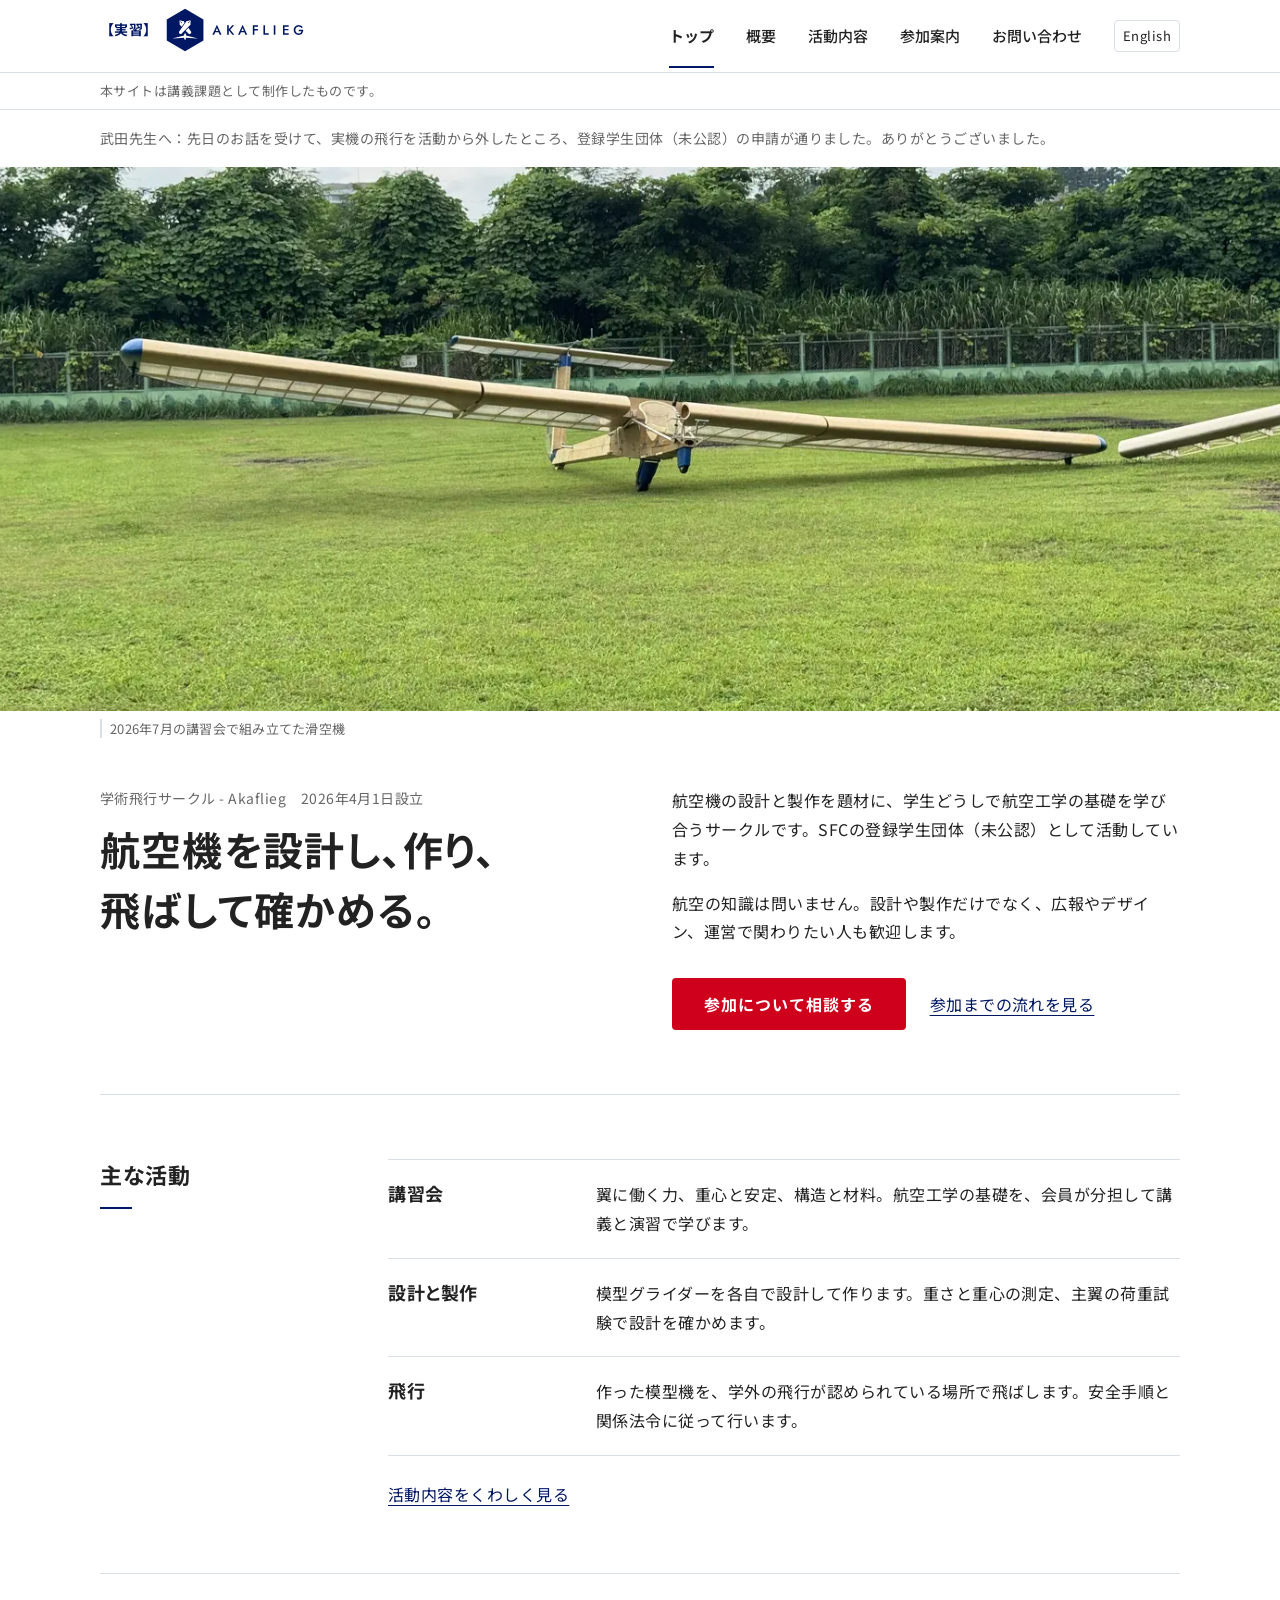
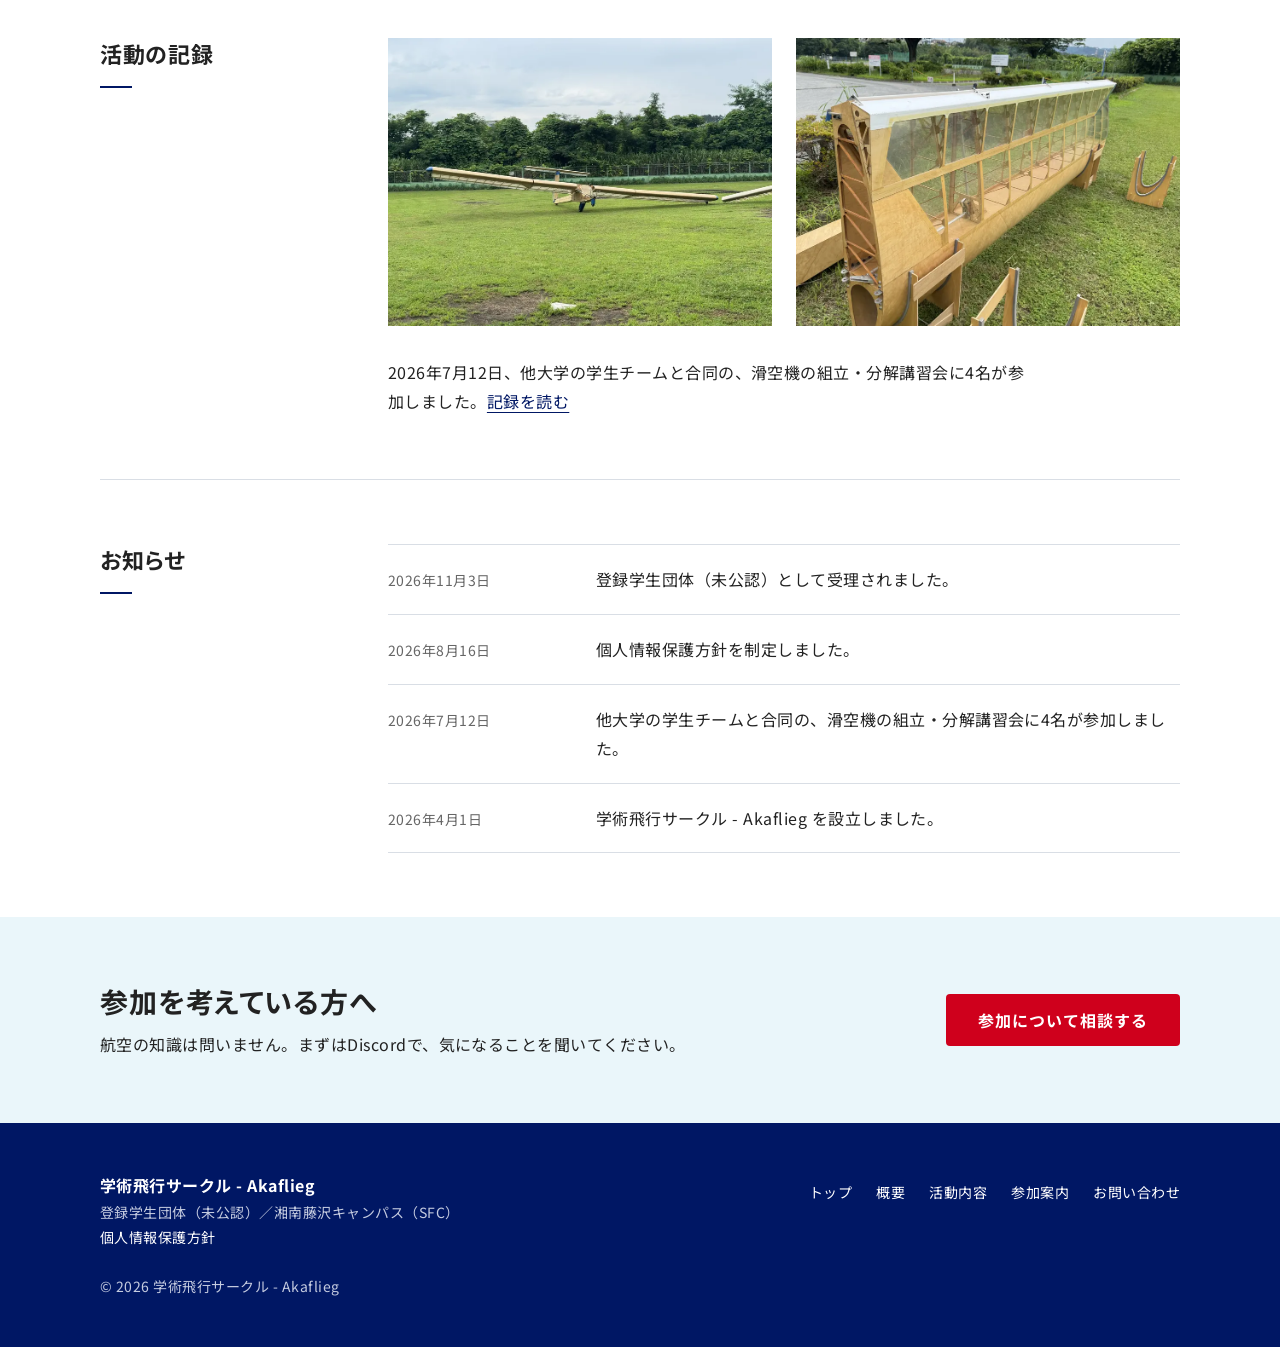
<file: index.html>
<!doctype html>
<html lang="ja">
<head>
  <meta charset="utf-8">
  <meta name="viewport" content="width=device-width, initial-scale=1">
  <title>【実習】学術飛行サークル - Akaflieg</title>
  <meta name="description" content="SFCを拠点に、塾生が模型飛行機の設計・製作・飛行を通して航空工学の基礎を学び合うサークルです。活動内容と参加の方法を掲載しています。">
  <link rel="alternate" hreflang="en" href="https://neuroi014.github.io/akaflieg-site/en/">
  <link rel="alternate" hreflang="ja" href="https://neuroi014.github.io/akaflieg-site/">
  <link rel="canonical" href="https://neuroi014.github.io/akaflieg-site/">
  <meta property="og:type" content="website">
  <meta property="og:site_name" content="学術飛行サークル - Akaflieg">
  <meta property="og:title" content="【実習】学術飛行サークル - Akaflieg">
  <meta property="og:description" content="SFCを拠点に、塾生が模型飛行機の設計・製作・飛行を通して航空工学の基礎を学び合うサークルです。活動内容と参加の方法を掲載しています。">
  <meta property="og:url" content="https://neuroi014.github.io/akaflieg-site/">
  <meta property="og:image" content="https://neuroi014.github.io/akaflieg-site/img/ogp.jpg">
  <meta property="og:image:width" content="1200">
  <meta property="og:image:height" content="630">
  <meta property="og:locale" content="ja_JP">
  <meta name="twitter:card" content="summary_large_image">
  <link rel="icon" href="img/favicon.svg" type="image/svg+xml">
  <link rel="icon" href="img/favicon-32.png" sizes="32x32">
  <link rel="apple-touch-icon" href="img/apple-touch-icon.png">
  <link rel="preconnect" href="https://fonts.googleapis.com">
  <link rel="preconnect" href="https://fonts.gstatic.com" crossorigin>
  <link href="https://fonts.googleapis.com/css2?family=Noto+Sans+JP:wght@400;500;700&display=swap" rel="stylesheet">
  <link rel="stylesheet" href="css/tokens.css?v=11120140">
  <link rel="stylesheet" href="css/base.css?v=11120140">
</head>
<body>
  <a class="skip-link" href="#main">本文へ移動</a>
  <header class="site-header">
    <div class="container site-header__inner">
      <a class="site-name" href="index.html"><span class="site-name__prefix">【実習】</span><img src="img/logo-compact.svg" width="1475" height="524" alt="学術飛行サークル - Akaflieg"></a>
      <nav class="global-nav" aria-label="メインメニュー">
        <ul>
          <li><a href="index.html" aria-current="page">トップ</a></li>
          <li><a href="about.html">概要</a></li>
          <li><a href="activities.html">活動内容</a></li>
          <li><a href="join.html">参加案内</a></li>
          <li><a href="contact.html">お問い合わせ</a></li>
        </ul>
      </nav>
      <a class="lang-switch" href="en/index.html" lang="en" hreflang="en">English</a>
    </div>
  </header>
  <div class="notice">
    <p class="container">本サイトは講義課題として制作したものです。</p>
  </div>

  <main id="main">
    <div class="container">
      <p class="message">武田先生へ：先日のお話を受けて、実機の飛行を活動から外したところ、登録学生団体（未公認）の申請が通りました。ありがとうございました。</p>
      <figure class="hero-photo">
        <img src="img/hero-glider-1000.webp" srcset="img/hero-glider-1000.webp 1000w, img/hero-glider-1400.webp 1400w, img/hero-glider-2000.webp 2000w" sizes="100vw" width="2000" height="840" fetchpriority="high" alt="芝生の上に置かれた、組み立てを終えた木製の滑空機。">
        <figcaption>2026年7月の講習会で組み立てた滑空機</figcaption>
      </figure>

      <div class="intro">
        <div>
          <p class="intro__meta">学術飛行サークル - Akaflieg　2026年4月1日設立</p>
          <h1><span>航空機を設計し、</span><span>作り、</span><span>飛ばして確かめる。</span></h1>
        </div>
        <div>
          <p>航空機の設計と製作を題材に、学生どうしで航空工学の基礎を学び合うサークルです。SFCの登録学生団体（未公認）として活動しています。</p>
          <p>航空の知識は問いません。設計や製作だけでなく、広報やデザイン、運営で関わりたい人も歓迎します。</p>
          <div class="intro__actions">
            <a class="button button--primary" href="contact.html#apply">参加について相談する</a>
            <a href="join.html">参加までの流れを見る</a>
          </div>
        </div>
      </div>

      <section class="section" aria-labelledby="activities-title">
        <div class="section__head"><h2 id="activities-title">主な活動</h2></div>
        <ul class="rows">
          <li><h3>講習会</h3><p>翼に働く力、重心と安定、構造と材料。航空工学の基礎を、会員が分担して講義と演習で学びます。</p></li>
          <li><h3>設計と製作</h3><p>模型グライダーを各自で設計して作ります。重さと重心の測定、主翼の荷重試験で設計を確かめます。</p></li>
          <li><h3>飛行</h3><p>作った模型機を、学外の飛行が認められている場所で飛ばします。安全手順と関係法令に従って行います。</p></li>
        </ul>
        <p class="section__more"><a href="activities.html">活動内容をくわしく見る</a></p>
      </section>

      <section class="section" aria-labelledby="report-title">
        <div class="section__head"><h2 id="report-title">活動の記録</h2></div>
        <div class="photo-grid">
          <img src="img/report-0712-glider.webp" width="900" height="675" loading="lazy" alt="芝生の上に置かれた、組み立てを終えた木製の滑空機。">
          <img src="img/report-0712-wing.webp" width="900" height="675" loading="lazy" alt="台に立てて置かれた主翼。木の骨組みと、透明な外皮ごしの内部構造が見える。">
        </div>
        <p class="prose">2026年7月12日、他大学の学生チームと合同の、滑空機の組立・分解講習会に4名が参加しました。<a href="activities.html#report-0712">記録を読む</a></p>
      </section>

      <section class="section" aria-labelledby="news-title">
        <div class="section__head"><h2 id="news-title">お知らせ</h2></div>
        <ul class="news-list">
          <li><time datetime="2026-11-03">2026年11月3日</time><p>登録学生団体（未公認）として受理されました。</p></li>
          <li><time datetime="2026-08-16">2026年8月16日</time><p>個人情報保護方針を制定しました。</p></li>
          <li><time datetime="2026-07-12">2026年7月12日</time><p>他大学の学生チームと合同の、滑空機の組立・分解講習会に4名が参加しました。</p></li>
          <li><time datetime="2026-04-01">2026年4月1日</time><p>学術飛行サークル - Akaflieg を設立しました。</p></li>
        </ul>
      </section>

      <section class="cta" aria-labelledby="cta-title">
        <div>
          <h2 id="cta-title">参加を考えている方へ</h2>
          <p>航空の知識は問いません。まずはDiscordで、気になることを聞いてください。</p>
        </div>
        <a class="button button--primary" href="contact.html#apply">参加について相談する</a>
      </section>
    </div>
  </main>

  <footer class="site-footer">
    <div class="container site-footer__inner">
      <div>
        <p class="site-footer__name">学術飛行サークル - Akaflieg</p>
        <p class="site-footer__note">登録学生団体（未公認）／湘南藤沢キャンパス（SFC）</p>
        <p class="site-footer__note"><a href="https://drive.google.com/file/d/1TG6_DA2SBsCI4GogD8EmC1t7xGhcM65I/view?usp=sharing">個人情報保護方針</a></p>
      </div>
      <nav aria-label="サイトマップ">
        <ul>
          <li><a href="index.html">トップ</a></li>
          <li><a href="about.html">概要</a></li>
          <li><a href="activities.html">活動内容</a></li>
          <li><a href="join.html">参加案内</a></li>
          <li><a href="contact.html">お問い合わせ</a></li>
        </ul>
      </nav>
      <p class="site-footer__copy">© 2026 学術飛行サークル - Akaflieg</p>
    </div>
  </footer>
</body>
</html>
</file>
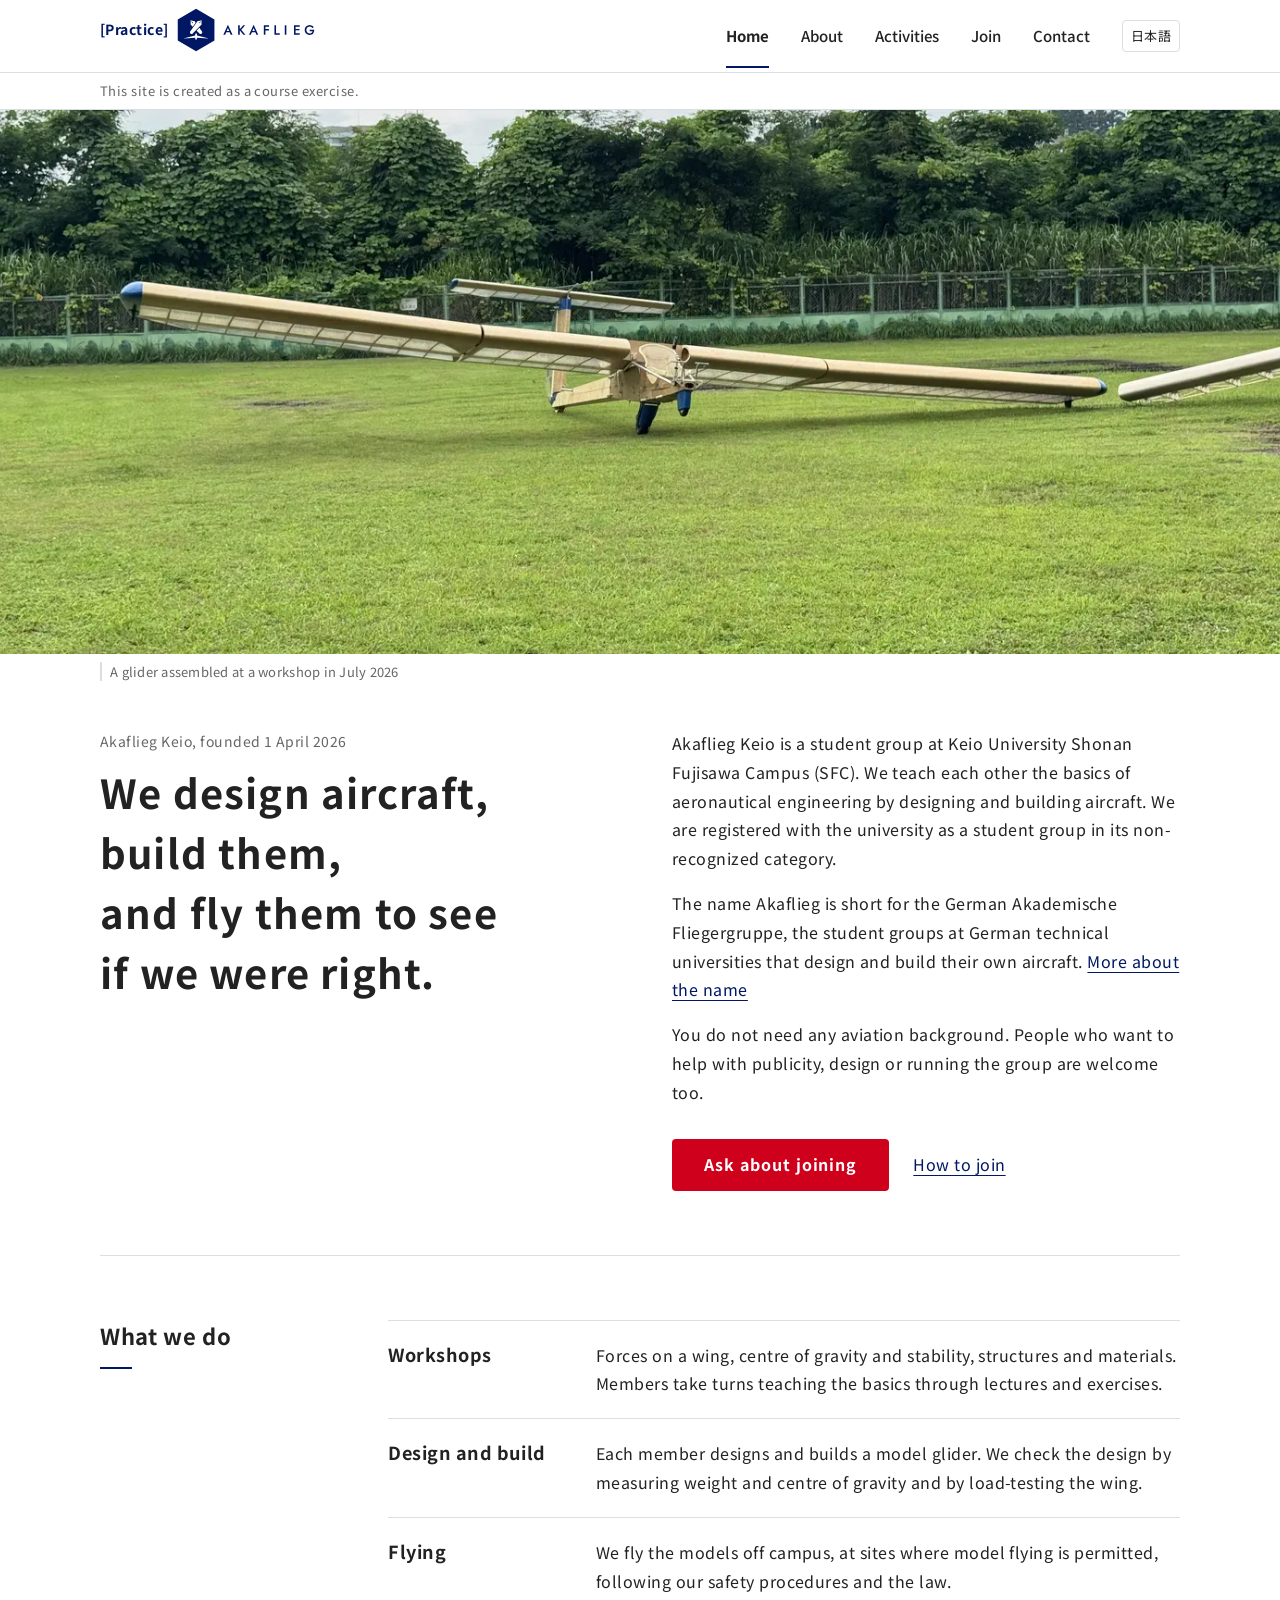
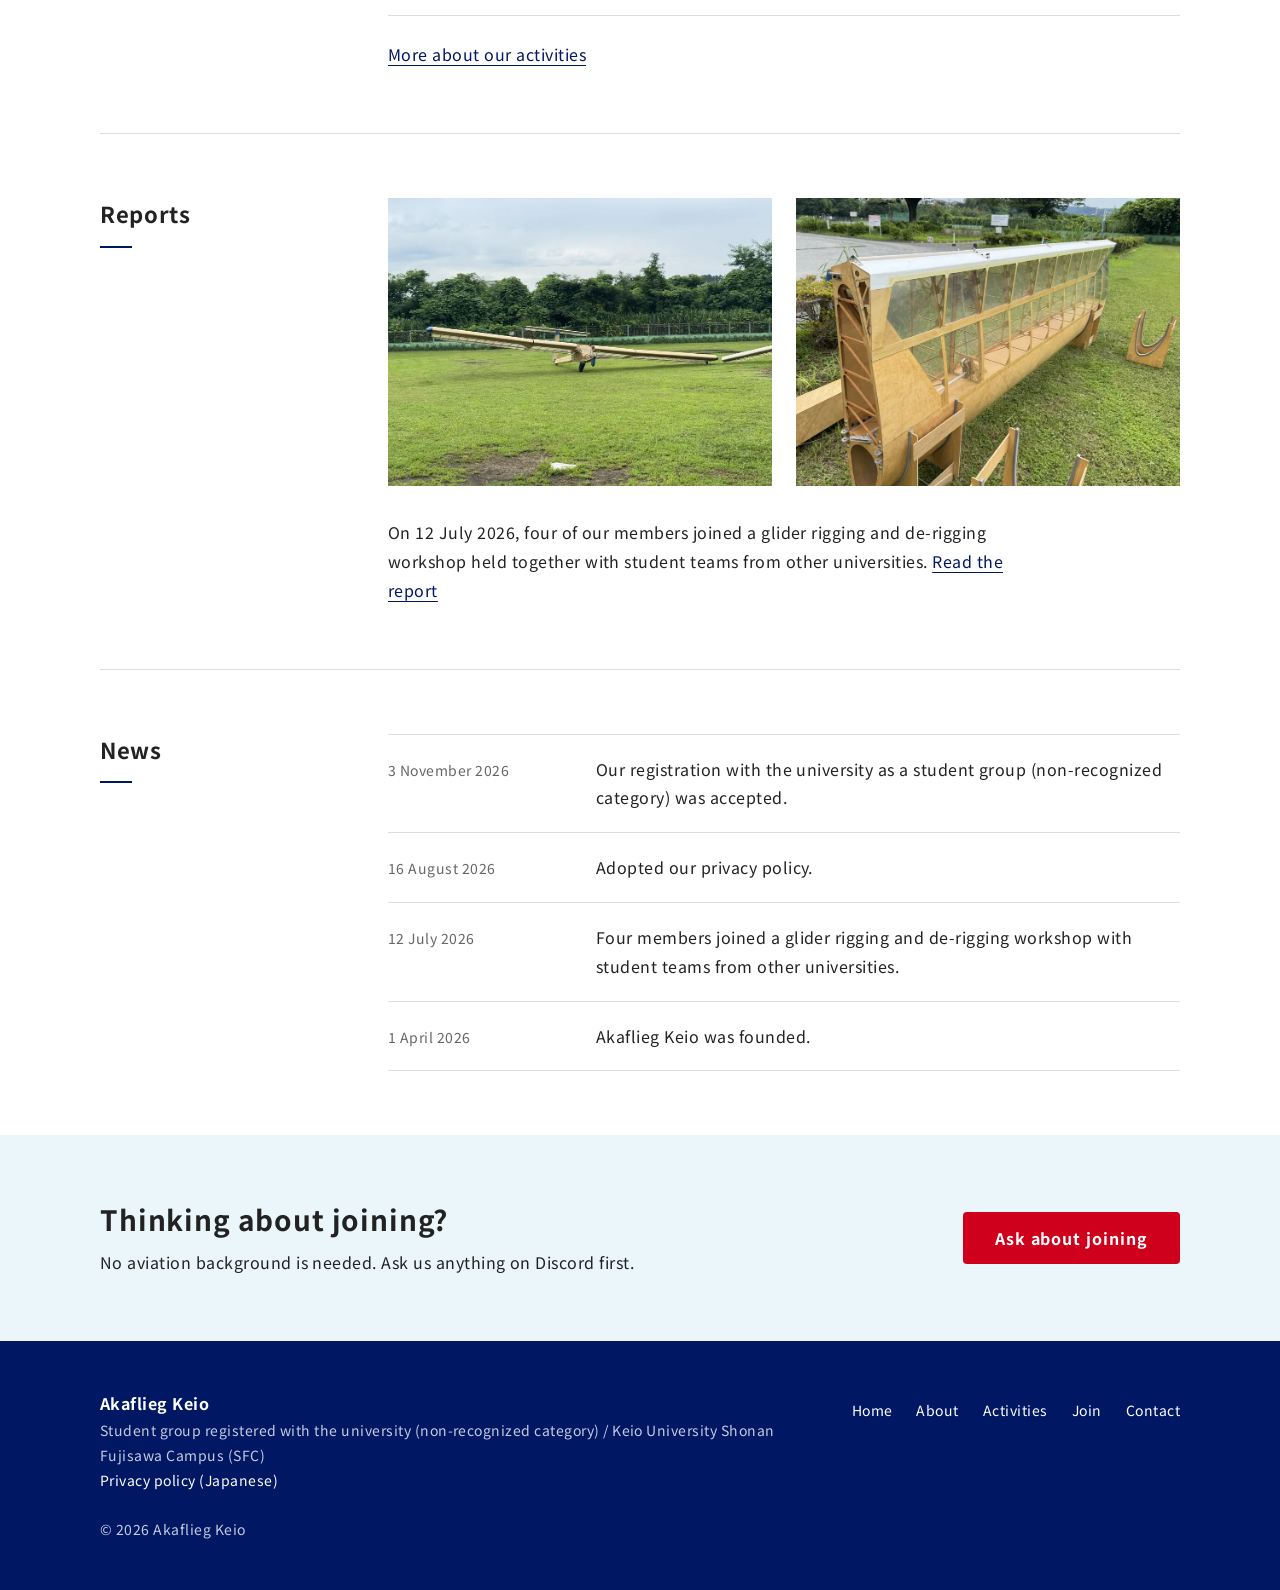
<file: en/index.html>
<!doctype html>
<html lang="en">
<head>
  <meta charset="utf-8">
  <meta name="viewport" content="width=device-width, initial-scale=1">
  <title>[Practice] Akaflieg Keio</title>
  <meta name="description" content="Akaflieg Keio is a student group at Keio University SFC that learns aeronautical engineering by designing, building and flying model aircraft.">
  <link rel="alternate" hreflang="ja" href="https://neuroi014.github.io/akaflieg-site/">
  <link rel="alternate" hreflang="en" href="https://neuroi014.github.io/akaflieg-site/en/">
  <link rel="canonical" href="https://neuroi014.github.io/akaflieg-site/en/">
  <meta property="og:type" content="website">
  <meta property="og:site_name" content="Akaflieg Keio">
  <meta property="og:title" content="[Practice] Akaflieg Keio">
  <meta property="og:description" content="Akaflieg Keio is a student group at Keio University SFC that learns aeronautical engineering by designing, building and flying model aircraft.">
  <meta property="og:url" content="https://neuroi014.github.io/akaflieg-site/en/">
  <meta property="og:image" content="https://neuroi014.github.io/akaflieg-site/img/ogp.jpg">
  <meta property="og:image:width" content="1200">
  <meta property="og:image:height" content="630">
  <meta property="og:locale" content="en_US">
  <meta name="twitter:card" content="summary_large_image">
  <link rel="icon" href="../img/favicon.svg" type="image/svg+xml">
  <link rel="icon" href="../img/favicon-32.png" sizes="32x32">
  <link rel="apple-touch-icon" href="../img/apple-touch-icon.png">
  <link rel="preconnect" href="https://fonts.googleapis.com">
  <link rel="preconnect" href="https://fonts.gstatic.com" crossorigin>
  <link href="https://fonts.googleapis.com/css2?family=Noto+Sans+JP:wght@400;500;700&display=swap" rel="stylesheet">
  <link rel="stylesheet" href="../css/tokens.css?v=11120140">
  <link rel="stylesheet" href="../css/base.css?v=11120140">
</head>
<body>
  <a class="skip-link" href="#main">Skip to content</a>
  <header class="site-header">
    <div class="container site-header__inner">
      <a class="site-name" href="index.html"><span class="site-name__prefix">[Practice]</span><img src="../img/logo-compact.svg" width="1475" height="524" alt="Akaflieg Keio"></a>
      <nav class="global-nav" aria-label="Main menu">
        <ul>
          <li><a href="index.html" aria-current="page">Home</a></li>
          <li><a href="about.html">About</a></li>
          <li><a href="activities.html">Activities</a></li>
          <li><a href="join.html">Join</a></li>
          <li><a href="contact.html">Contact</a></li>
        </ul>
      </nav>
      <a class="lang-switch" href="../index.html" lang="ja" hreflang="ja">日本語</a>
    </div>
  </header>
  <div class="notice">
    <p class="container">This site is created as a course exercise.</p>
  </div>

  <main id="main">
    <div class="container">
      <figure class="hero-photo">
        <img src="../img/hero-glider-1000.webp" srcset="../img/hero-glider-1000.webp 1000w, ../img/hero-glider-1400.webp 1400w, ../img/hero-glider-2000.webp 2000w" sizes="100vw" width="2000" height="840" fetchpriority="high" alt="A wooden glider, fully assembled, standing on a grass field.">
        <figcaption>A glider assembled at a workshop in July 2026</figcaption>
      </figure>

      <div class="intro">
        <div>
          <p class="intro__meta">Akaflieg Keio, founded 1 April 2026</p>
          <h1><span>We design aircraft, </span><span>build them, </span><span>and fly them to see if we were right.</span></h1>
        </div>
        <div>
          <p>Akaflieg Keio is a student group at Keio University Shonan Fujisawa Campus (SFC). We teach each other the basics of aeronautical engineering by designing and building aircraft. We are registered with the university as a student group in its non-recognized category.</p>
          <p>The name Akaflieg is short for the German Akademische Fliegergruppe, the student groups at German technical universities that design and build their own aircraft. <a href="about.html">More about the name</a></p>
          <p>You do not need any aviation background. People who want to help with publicity, design or running the group are welcome too.</p>
          <div class="intro__actions">
            <a class="button button--primary" href="contact.html#apply">Ask about joining</a>
            <a href="join.html">How to join</a>
          </div>
        </div>
      </div>

      <section class="section" aria-labelledby="activities-title">
        <div class="section__head"><h2 id="activities-title">What we do</h2></div>
        <ul class="rows">
          <li><h3>Workshops</h3><p>Forces on a wing, centre of gravity and stability, structures and materials. Members take turns teaching the basics through lectures and exercises.</p></li>
          <li><h3>Design and build</h3><p>Each member designs and builds a model glider. We check the design by measuring weight and centre of gravity and by load-testing the wing.</p></li>
          <li><h3>Flying</h3><p>We fly the models off campus, at sites where model flying is permitted, following our safety procedures and the law.</p></li>
        </ul>
        <p class="section__more"><a href="activities.html">More about our activities</a></p>
      </section>

      <section class="section" aria-labelledby="report-title">
        <div class="section__head"><h2 id="report-title">Reports</h2></div>
        <div class="photo-grid">
          <img src="../img/report-0712-glider.webp" width="900" height="675" loading="lazy" alt="A wooden glider, fully assembled, standing on a grass field.">
          <img src="../img/report-0712-wing.webp" width="900" height="675" loading="lazy" alt="A wing standing on trestles, showing its wooden ribs and spar through a clear covering.">
        </div>
        <p class="prose">On 12 July 2026, four of our members joined a glider rigging and de-rigging workshop held together with student teams from other universities. <a href="activities.html#report-0712">Read the report</a></p>
      </section>

      <section class="section" aria-labelledby="news-title">
        <div class="section__head"><h2 id="news-title">News</h2></div>
        <ul class="news-list">
          <li><time datetime="2026-11-03">3 November 2026</time><p>Our registration with the university as a student group (non-recognized category) was accepted.</p></li>
          <li><time datetime="2026-08-16">16 August 2026</time><p>Adopted our privacy policy.</p></li>
          <li><time datetime="2026-07-12">12 July 2026</time><p>Four members joined a glider rigging and de-rigging workshop with student teams from other universities.</p></li>
          <li><time datetime="2026-04-01">1 April 2026</time><p>Akaflieg Keio was founded.</p></li>
        </ul>
      </section>

      <section class="cta" aria-labelledby="cta-title">
        <div>
          <h2 id="cta-title">Thinking about joining?</h2>
          <p>No aviation background is needed. Ask us anything on Discord first.</p>
        </div>
        <a class="button button--primary" href="contact.html#apply">Ask about joining</a>
      </section>
    </div>
  </main>

  <footer class="site-footer">
    <div class="container site-footer__inner">
      <div>
        <p class="site-footer__name">Akaflieg Keio</p>
        <p class="site-footer__note">Student group registered with the university (non-recognized category) / Keio University Shonan Fujisawa Campus (SFC)</p>
        <p class="site-footer__note"><a href="https://drive.google.com/file/d/1TG6_DA2SBsCI4GogD8EmC1t7xGhcM65I/view?usp=sharing">Privacy policy (Japanese)</a></p>
      </div>
      <nav aria-label="Site map">
        <ul>
          <li><a href="index.html">Home</a></li>
          <li><a href="about.html">About</a></li>
          <li><a href="activities.html">Activities</a></li>
          <li><a href="join.html">Join</a></li>
          <li><a href="contact.html">Contact</a></li>
        </ul>
      </nav>
      <p class="site-footer__copy">© 2026 Akaflieg Keio</p>
    </div>
  </footer>
</body>
</html>
</file>
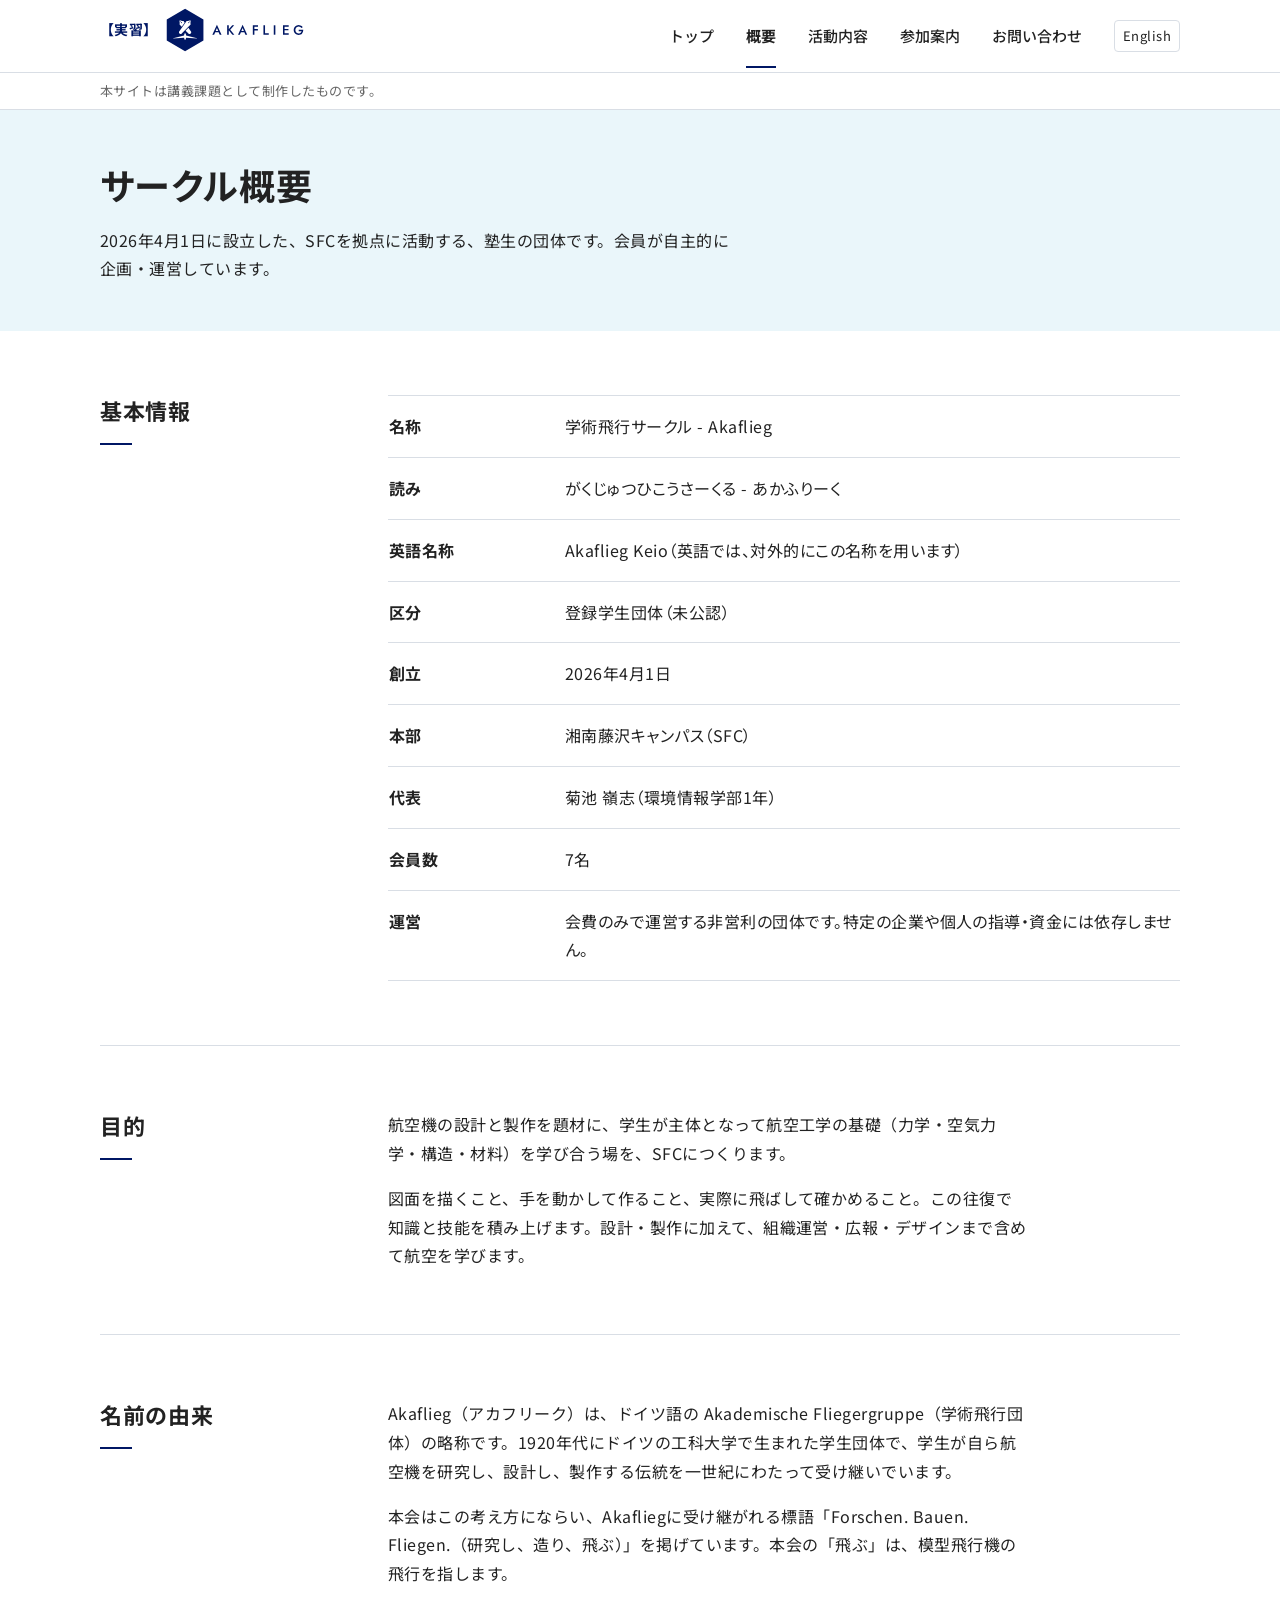
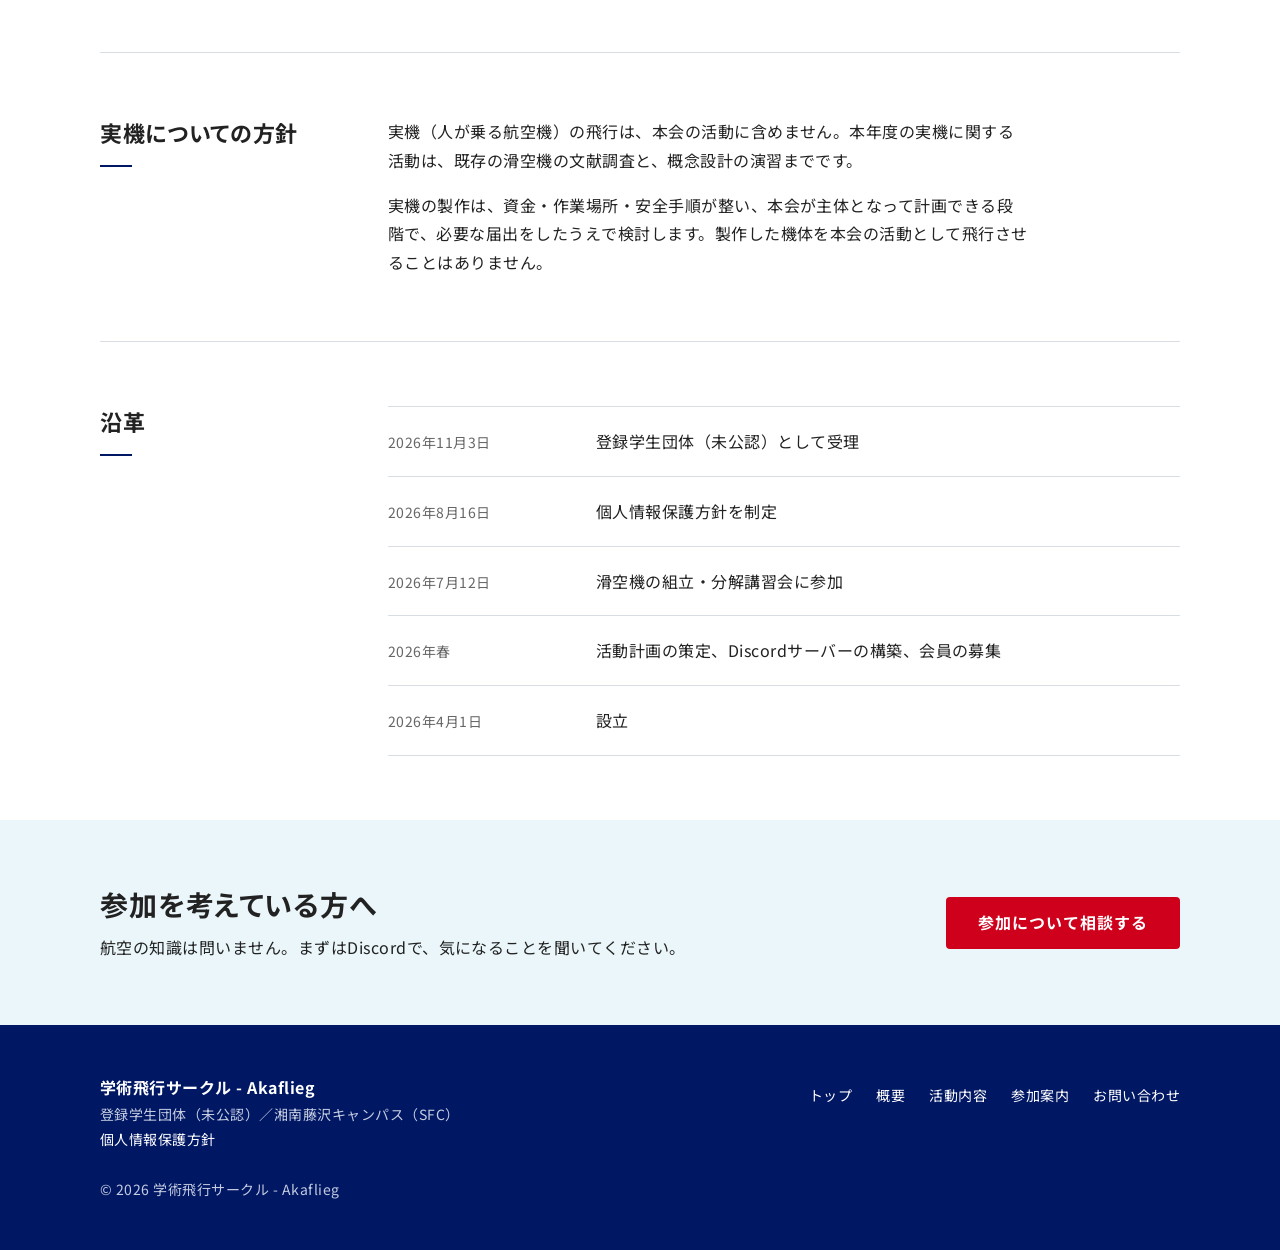
<file: about.html>
<!doctype html>
<html lang="ja">
<head>
  <meta charset="utf-8">
  <meta name="viewport" content="width=device-width, initial-scale=1">
  <title>【実習】学術飛行サークル - Akaflieg｜サークル概要</title>
  <meta name="description" content="学術飛行サークル - Akaflieg の基本情報、目的、名前の由来、実機についての方針、沿革を掲載しています。">
  <link rel="alternate" hreflang="en" href="https://neuroi014.github.io/akaflieg-site/en/about.html">
  <link rel="alternate" hreflang="ja" href="https://neuroi014.github.io/akaflieg-site/about.html">
  <link rel="canonical" href="https://neuroi014.github.io/akaflieg-site/about.html">
  <meta property="og:type" content="website">
  <meta property="og:site_name" content="学術飛行サークル - Akaflieg">
  <meta property="og:title" content="【実習】学術飛行サークル - Akaflieg｜サークル概要">
  <meta property="og:description" content="学術飛行サークル - Akaflieg の基本情報、目的、名前の由来、実機についての方針、沿革を掲載しています。">
  <meta property="og:url" content="https://neuroi014.github.io/akaflieg-site/about.html">
  <meta property="og:image" content="https://neuroi014.github.io/akaflieg-site/img/ogp.jpg">
  <meta property="og:image:width" content="1200">
  <meta property="og:image:height" content="630">
  <meta property="og:locale" content="ja_JP">
  <meta name="twitter:card" content="summary_large_image">
  <link rel="icon" href="img/favicon.svg" type="image/svg+xml">
  <link rel="icon" href="img/favicon-32.png" sizes="32x32">
  <link rel="apple-touch-icon" href="img/apple-touch-icon.png">
  <link rel="preconnect" href="https://fonts.googleapis.com">
  <link rel="preconnect" href="https://fonts.gstatic.com" crossorigin>
  <link href="https://fonts.googleapis.com/css2?family=Noto+Sans+JP:wght@400;500;700&display=swap" rel="stylesheet">
  <link rel="stylesheet" href="css/tokens.css?v=11120140">
  <link rel="stylesheet" href="css/base.css?v=11120140">
</head>
<body>
  <a class="skip-link" href="#main">本文へ移動</a>
  <header class="site-header">
    <div class="container site-header__inner">
      <a class="site-name" href="index.html"><span class="site-name__prefix">【実習】</span><img src="img/logo-compact.svg" width="1475" height="524" alt="学術飛行サークル - Akaflieg"></a>
      <nav class="global-nav" aria-label="メインメニュー">
        <ul>
          <li><a href="index.html">トップ</a></li>
          <li><a href="about.html" aria-current="page">概要</a></li>
          <li><a href="activities.html">活動内容</a></li>
          <li><a href="join.html">参加案内</a></li>
          <li><a href="contact.html">お問い合わせ</a></li>
        </ul>
      </nav>
      <a class="lang-switch" href="en/about.html" lang="en" hreflang="en">English</a>
    </div>
  </header>
  <div class="notice">
    <p class="container">本サイトは講義課題として制作したものです。</p>
  </div>

  <main id="main">
    <div class="container">
      <header class="page-header">
        <h1>サークル概要</h1>
        <p class="page-header__lead">2026年4月1日に設立した、SFCを拠点に活動する、塾生の団体です。会員が自主的に企画・運営しています。</p>
      </header>

      <section class="section" aria-labelledby="basic-title">
        <div class="section__head"><h2 id="basic-title">基本情報</h2></div>
        <table class="info-table">
          <tbody>
            <tr><th scope="row">名称</th><td>学術飛行サークル - Akaflieg</td></tr>
            <tr><th scope="row">読み</th><td>がくじゅつひこうさーくる - あかふりーく</td></tr>
            <tr><th scope="row">英語名称</th><td>Akaflieg Keio（英語では、対外的にこの名称を用います）</td></tr>
            <tr><th scope="row">区分</th><td>登録学生団体（未公認）</td></tr>
            <tr><th scope="row">創立</th><td>2026年4月1日</td></tr>
            <tr><th scope="row">本部</th><td>湘南藤沢キャンパス（SFC）</td></tr>
            <tr><th scope="row">代表</th><td>菊池 嶺志（環境情報学部1年）</td></tr>
            <tr><th scope="row">会員数</th><td>7名</td></tr>
            <tr><th scope="row">運営</th><td>会費のみで運営する非営利の団体です。特定の企業や個人の指導・資金には依存しません。</td></tr>
          </tbody>
        </table>
      </section>

      <section class="section" aria-labelledby="purpose-title">
        <div class="section__head"><h2 id="purpose-title">目的</h2></div>
        <div class="prose">
          <p>航空機の設計と製作を題材に、学生が主体となって航空工学の基礎（力学・空気力学・構造・材料）を学び合う場を、SFCにつくります。</p>
          <p>図面を描くこと、手を動かして作ること、実際に飛ばして確かめること。この往復で知識と技能を積み上げます。設計・製作に加えて、組織運営・広報・デザインまで含めて航空を学びます。</p>
        </div>
      </section>

      <section class="section" aria-labelledby="name-title">
        <div class="section__head"><h2 id="name-title">名前の由来</h2></div>
        <div class="prose">
          <p>Akaflieg（アカフリーク）は、ドイツ語の Akademische Fliegergruppe（学術飛行団体）の略称です。1920年代にドイツの工科大学で生まれた学生団体で、学生が自ら航空機を研究し、設計し、製作する伝統を一世紀にわたって受け継いでいます。</p>
          <p>本会はこの考え方にならい、Akafliegに受け継がれる標語「Forschen. Bauen. Fliegen.（研究し、造り、飛ぶ）」を掲げています。本会の「飛ぶ」は、模型飛行機の飛行を指します。</p>
        </div>
      </section>

      <section class="section" aria-labelledby="policy-title">
        <div class="section__head"><h2 id="policy-title">実機についての方針</h2></div>
        <div class="prose">
          <p>実機（人が乗る航空機）の飛行は、本会の活動に含めません。本年度の実機に関する活動は、既存の滑空機の文献調査と、概念設計の演習までです。</p>
          <p>実機の製作は、資金・作業場所・安全手順が整い、本会が主体となって計画できる段階で、必要な届出をしたうえで検討します。製作した機体を本会の活動として飛行させることはありません。</p>
        </div>
      </section>

      <section class="section" aria-labelledby="history-title">
        <div class="section__head"><h2 id="history-title">沿革</h2></div>
        <ul class="news-list">
          <li><time datetime="2026-11-03">2026年11月3日</time><p>登録学生団体（未公認）として受理</p></li>
          <li><time datetime="2026-08-16">2026年8月16日</time><p>個人情報保護方針を制定</p></li>
          <li><time datetime="2026-07-12">2026年7月12日</time><p>滑空機の組立・分解講習会に参加</p></li>
          <li><time>2026年春</time><p>活動計画の策定、Discordサーバーの構築、会員の募集</p></li>
          <li><time datetime="2026-04-01">2026年4月1日</time><p>設立</p></li>
        </ul>
      </section>

      <section class="cta" aria-labelledby="cta-title">
        <div>
          <h2 id="cta-title">参加を考えている方へ</h2>
          <p>航空の知識は問いません。まずはDiscordで、気になることを聞いてください。</p>
        </div>
        <a class="button button--primary" href="contact.html#apply">参加について相談する</a>
      </section>
    </div>
  </main>

  <footer class="site-footer">
    <div class="container site-footer__inner">
      <div>
        <p class="site-footer__name">学術飛行サークル - Akaflieg</p>
        <p class="site-footer__note">登録学生団体（未公認）／湘南藤沢キャンパス（SFC）</p>
        <p class="site-footer__note"><a href="https://drive.google.com/file/d/1TG6_DA2SBsCI4GogD8EmC1t7xGhcM65I/view?usp=sharing">個人情報保護方針</a></p>
      </div>
      <nav aria-label="サイトマップ">
        <ul>
          <li><a href="index.html">トップ</a></li>
          <li><a href="about.html">概要</a></li>
          <li><a href="activities.html">活動内容</a></li>
          <li><a href="join.html">参加案内</a></li>
          <li><a href="contact.html">お問い合わせ</a></li>
        </ul>
      </nav>
      <p class="site-footer__copy">© 2026 学術飛行サークル - Akaflieg</p>
    </div>
  </footer>
</body>
</html>
</file>
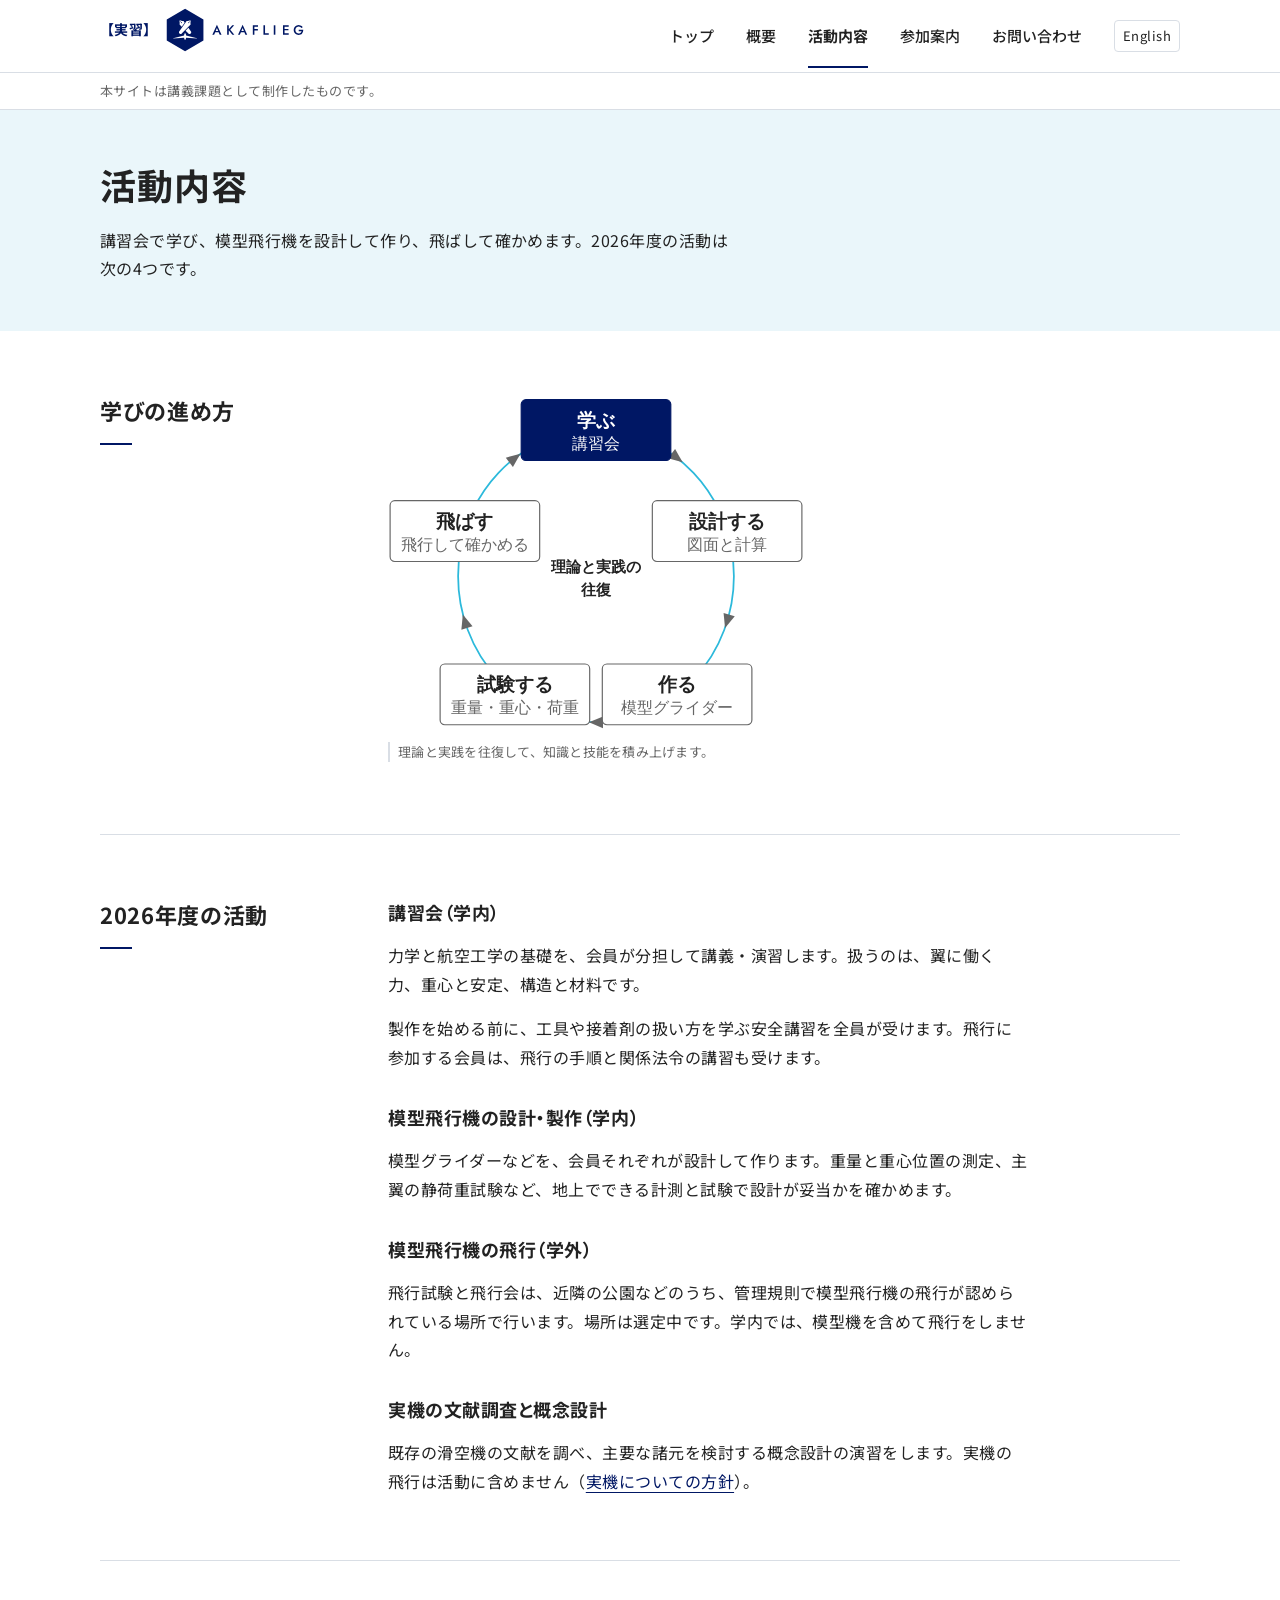
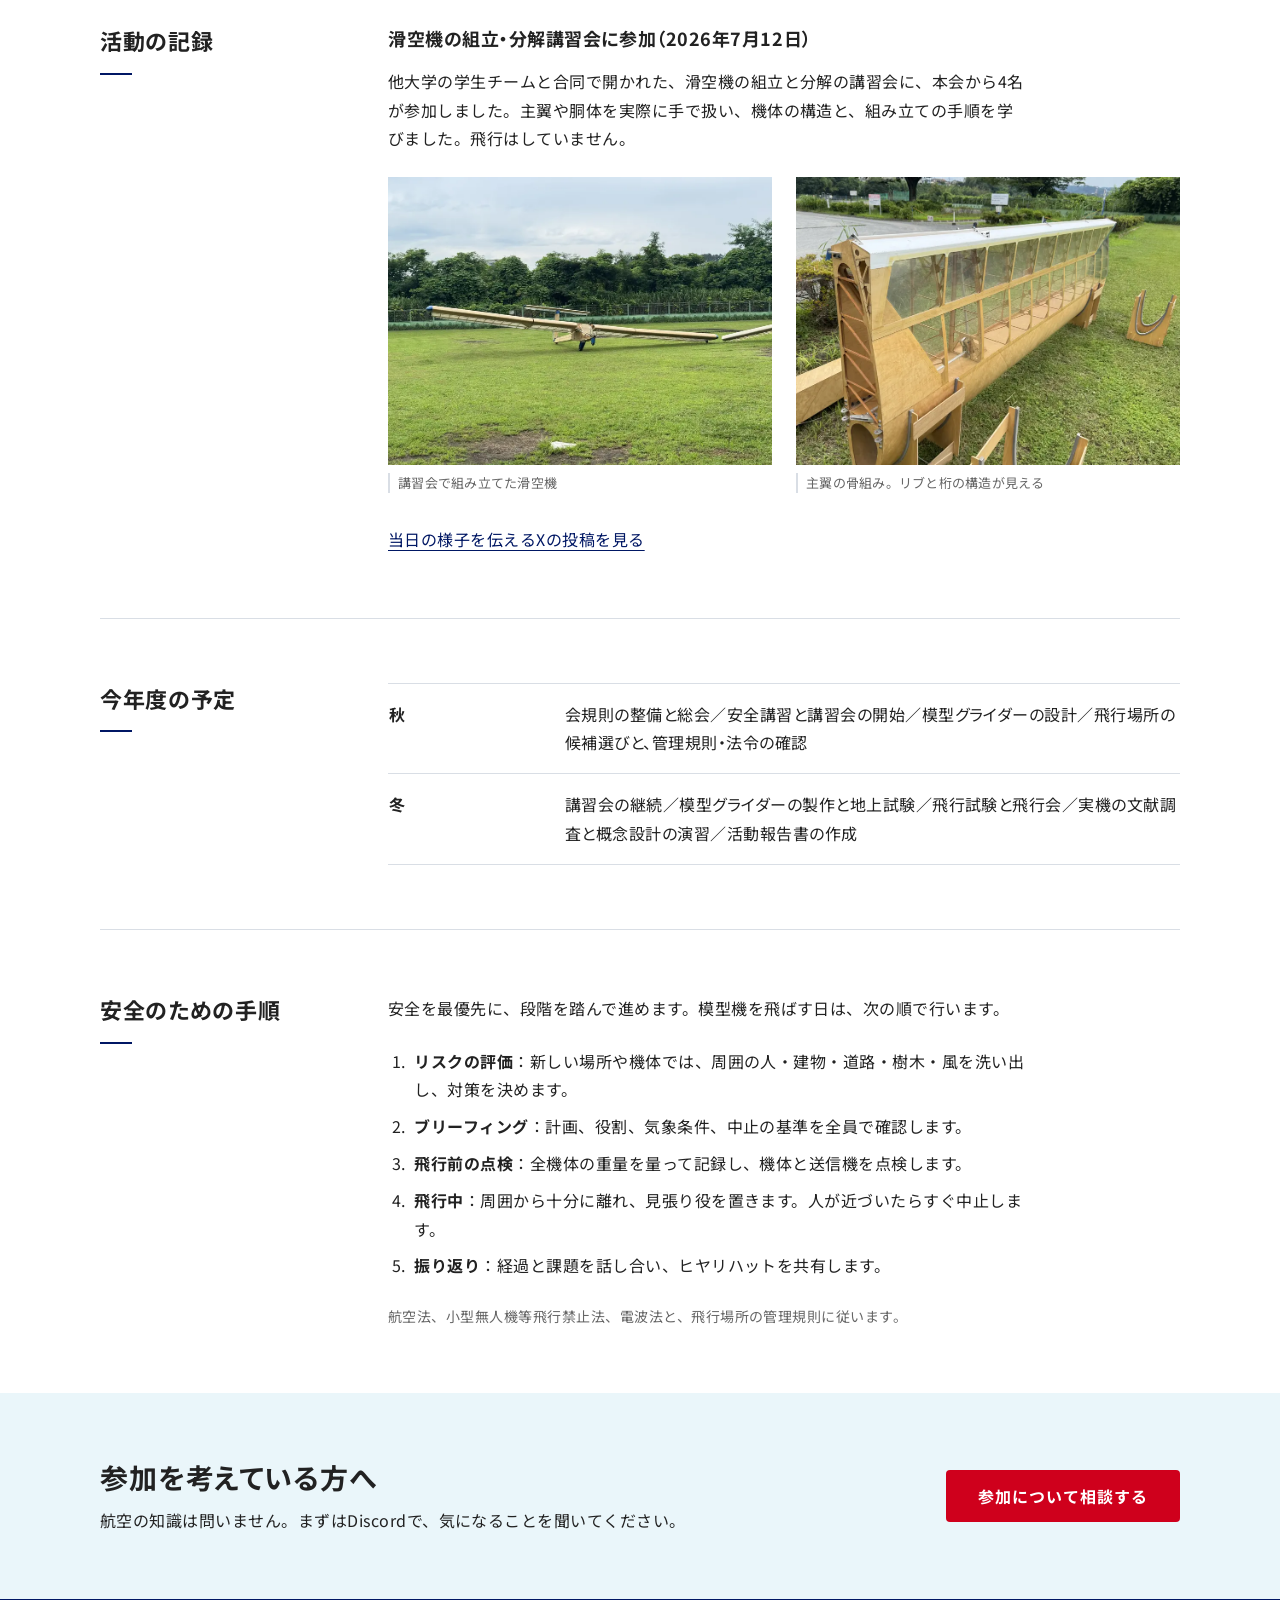
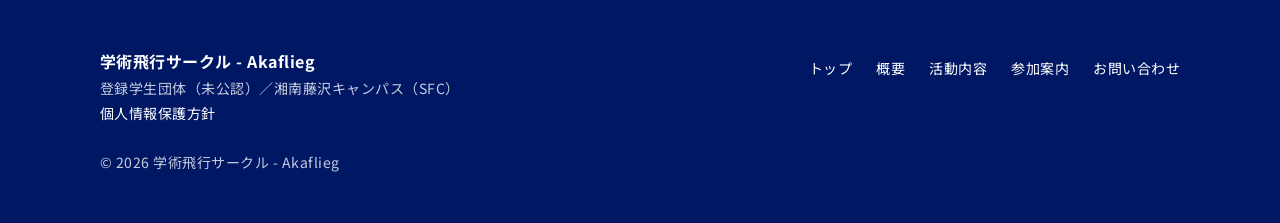
<file: activities.html>
<!doctype html>
<html lang="ja">
<head>
  <meta charset="utf-8">
  <meta name="viewport" content="width=device-width, initial-scale=1">
  <title>【実習】学術飛行サークル - Akaflieg｜活動内容</title>
  <meta name="description" content="講習会、模型飛行機の設計・製作・飛行、今年度の予定、安全のための手順を掲載しています。">
  <link rel="alternate" hreflang="en" href="https://neuroi014.github.io/akaflieg-site/en/activities.html">
  <link rel="alternate" hreflang="ja" href="https://neuroi014.github.io/akaflieg-site/activities.html">
  <link rel="canonical" href="https://neuroi014.github.io/akaflieg-site/activities.html">
  <meta property="og:type" content="website">
  <meta property="og:site_name" content="学術飛行サークル - Akaflieg">
  <meta property="og:title" content="【実習】学術飛行サークル - Akaflieg｜活動内容">
  <meta property="og:description" content="講習会、模型飛行機の設計・製作・飛行、今年度の予定、安全のための手順を掲載しています。">
  <meta property="og:url" content="https://neuroi014.github.io/akaflieg-site/activities.html">
  <meta property="og:image" content="https://neuroi014.github.io/akaflieg-site/img/ogp.jpg">
  <meta property="og:image:width" content="1200">
  <meta property="og:image:height" content="630">
  <meta property="og:locale" content="ja_JP">
  <meta name="twitter:card" content="summary_large_image">
  <link rel="icon" href="img/favicon.svg" type="image/svg+xml">
  <link rel="icon" href="img/favicon-32.png" sizes="32x32">
  <link rel="apple-touch-icon" href="img/apple-touch-icon.png">
  <link rel="preconnect" href="https://fonts.googleapis.com">
  <link rel="preconnect" href="https://fonts.gstatic.com" crossorigin>
  <link href="https://fonts.googleapis.com/css2?family=Noto+Sans+JP:wght@400;500;700&display=swap" rel="stylesheet">
  <link rel="stylesheet" href="css/tokens.css?v=11120140">
  <link rel="stylesheet" href="css/base.css?v=11120140">
</head>
<body>
  <a class="skip-link" href="#main">本文へ移動</a>
  <header class="site-header">
    <div class="container site-header__inner">
      <a class="site-name" href="index.html"><span class="site-name__prefix">【実習】</span><img src="img/logo-compact.svg" width="1475" height="524" alt="学術飛行サークル - Akaflieg"></a>
      <nav class="global-nav" aria-label="メインメニュー">
        <ul>
          <li><a href="index.html">トップ</a></li>
          <li><a href="about.html">概要</a></li>
          <li><a href="activities.html" aria-current="page">活動内容</a></li>
          <li><a href="join.html">参加案内</a></li>
          <li><a href="contact.html">お問い合わせ</a></li>
        </ul>
      </nav>
      <a class="lang-switch" href="en/activities.html" lang="en" hreflang="en">English</a>
    </div>
  </header>
  <div class="notice">
    <p class="container">本サイトは講義課題として制作したものです。</p>
  </div>

  <main id="main">
    <div class="container">
      <header class="page-header">
        <h1>活動内容</h1>
        <p class="page-header__lead">講習会で学び、模型飛行機を設計して作り、飛ばして確かめます。2026年度の活動は次の4つです。</p>
      </header>

      <section class="section" aria-labelledby="cycle-title">
        <div class="section__head"><h2 id="cycle-title">学びの進め方</h2></div>
        <figure class="figure figure--cycle">
          <img src="img/learning-cycle.svg" width="356" height="290" alt="学びの進め方の図。講習会で学ぶ、設計する、作る、地上で試験する、飛ばして確かめる、の5つを順に回り、また講習会に戻る。">
          <figcaption>理論と実践を往復して、知識と技能を積み上げます。</figcaption>
        </figure>
      </section>

      <section class="section" aria-labelledby="list-title">
        <div class="section__head"><h2 id="list-title">2026年度の活動</h2></div>
        <div class="stack">
          <div class="prose">
            <h3>講習会（学内）</h3>
            <p>力学と航空工学の基礎を、会員が分担して講義・演習します。扱うのは、翼に働く力、重心と安定、構造と材料です。</p>
            <p>製作を始める前に、工具や接着剤の扱い方を学ぶ安全講習を全員が受けます。飛行に参加する会員は、飛行の手順と関係法令の講習も受けます。</p>
          </div>
          <div class="prose">
            <h3>模型飛行機の設計・製作（学内）</h3>
            <p>模型グライダーなどを、会員それぞれが設計して作ります。重量と重心位置の測定、主翼の静荷重試験など、地上でできる計測と試験で設計が妥当かを確かめます。</p>
          </div>
          <div class="prose">
            <h3>模型飛行機の飛行（学外）</h3>
            <p>飛行試験と飛行会は、近隣の公園などのうち、管理規則で模型飛行機の飛行が認められている場所で行います。場所は選定中です。学内では、模型機を含めて飛行をしません。</p>
          </div>
          <div class="prose">
            <h3>実機の文献調査と概念設計</h3>
            <p>既存の滑空機の文献を調べ、主要な諸元を検討する概念設計の演習をします。実機の飛行は活動に含めません（<a href="about.html#policy-title">実機についての方針</a>）。</p>
          </div>
        </div>
      </section>

      <section class="section" id="report-0712" aria-labelledby="report-title">
        <div class="section__head"><h2 id="report-title">活動の記録</h2></div>
        <div class="prose">
          <h3>滑空機の組立・分解講習会に参加（2026年7月12日）</h3>
          <p>他大学の学生チームと合同で開かれた、滑空機の組立と分解の講習会に、本会から4名が参加しました。主翼や胴体を実際に手で扱い、機体の構造と、組み立ての手順を学びました。飛行はしていません。</p>
        </div>
        <div class="photo-grid">
          <figure>
            <img src="img/report-0712-glider.webp" width="900" height="675" loading="lazy" alt="芝生の上に置かれた、組み立てを終えた木製の滑空機。">
            <figcaption>講習会で組み立てた滑空機</figcaption>
          </figure>
          <figure>
            <img src="img/report-0712-wing.webp" width="900" height="675" loading="lazy" alt="台に立てて置かれた主翼。木の骨組みと、透明な外皮ごしの内部構造が見える。">
            <figcaption>主翼の骨組み。リブと桁の構造が見える</figcaption>
          </figure>
        </div>
        <p><a href="https://x.com/sshinohe/status/2076274523171889657">当日の様子を伝えるXの投稿を見る</a></p>
      </section>

      <section class="section" aria-labelledby="plan-title">
        <div class="section__head"><h2 id="plan-title">今年度の予定</h2></div>
        <table class="info-table">
          <tbody>
            <tr><th scope="row">秋</th><td>会規則の整備と総会／安全講習と講習会の開始／模型グライダーの設計／飛行場所の候補選びと、管理規則・法令の確認</td></tr>
            <tr><th scope="row">冬</th><td>講習会の継続／模型グライダーの製作と地上試験／飛行試験と飛行会／実機の文献調査と概念設計の演習／活動報告書の作成</td></tr>
          </tbody>
        </table>
      </section>

      <section class="section" aria-labelledby="safety-title">
        <div class="section__head"><h2 id="safety-title">安全のための手順</h2></div>
        <p class="section__lead">安全を最優先に、段階を踏んで進めます。模型機を飛ばす日は、次の順で行います。</p>
        <ol class="list">
          <li><strong>リスクの評価</strong>：新しい場所や機体では、周囲の人・建物・道路・樹木・風を洗い出し、対策を決めます。</li>
          <li><strong>ブリーフィング</strong>：計画、役割、気象条件、中止の基準を全員で確認します。</li>
          <li><strong>飛行前の点検</strong>：全機体の重量を量って記録し、機体と送信機を点検します。</li>
          <li><strong>飛行中</strong>：周囲から十分に離れ、見張り役を置きます。人が近づいたらすぐ中止します。</li>
          <li><strong>振り返り</strong>：経過と課題を話し合い、ヒヤリハットを共有します。</li>
        </ol>
        <p class="note list-note">航空法、小型無人機等飛行禁止法、電波法と、飛行場所の管理規則に従います。</p>
      </section>

      <section class="cta" aria-labelledby="cta-title">
        <div>
          <h2 id="cta-title">参加を考えている方へ</h2>
          <p>航空の知識は問いません。まずはDiscordで、気になることを聞いてください。</p>
        </div>
        <a class="button button--primary" href="contact.html#apply">参加について相談する</a>
      </section>
    </div>
  </main>

  <footer class="site-footer">
    <div class="container site-footer__inner">
      <div>
        <p class="site-footer__name">学術飛行サークル - Akaflieg</p>
        <p class="site-footer__note">登録学生団体（未公認）／湘南藤沢キャンパス（SFC）</p>
        <p class="site-footer__note"><a href="https://drive.google.com/file/d/1TG6_DA2SBsCI4GogD8EmC1t7xGhcM65I/view?usp=sharing">個人情報保護方針</a></p>
      </div>
      <nav aria-label="サイトマップ">
        <ul>
          <li><a href="index.html">トップ</a></li>
          <li><a href="about.html">概要</a></li>
          <li><a href="activities.html">活動内容</a></li>
          <li><a href="join.html">参加案内</a></li>
          <li><a href="contact.html">お問い合わせ</a></li>
        </ul>
      </nav>
      <p class="site-footer__copy">© 2026 学術飛行サークル - Akaflieg</p>
    </div>
  </footer>
</body>
</html>
</file>
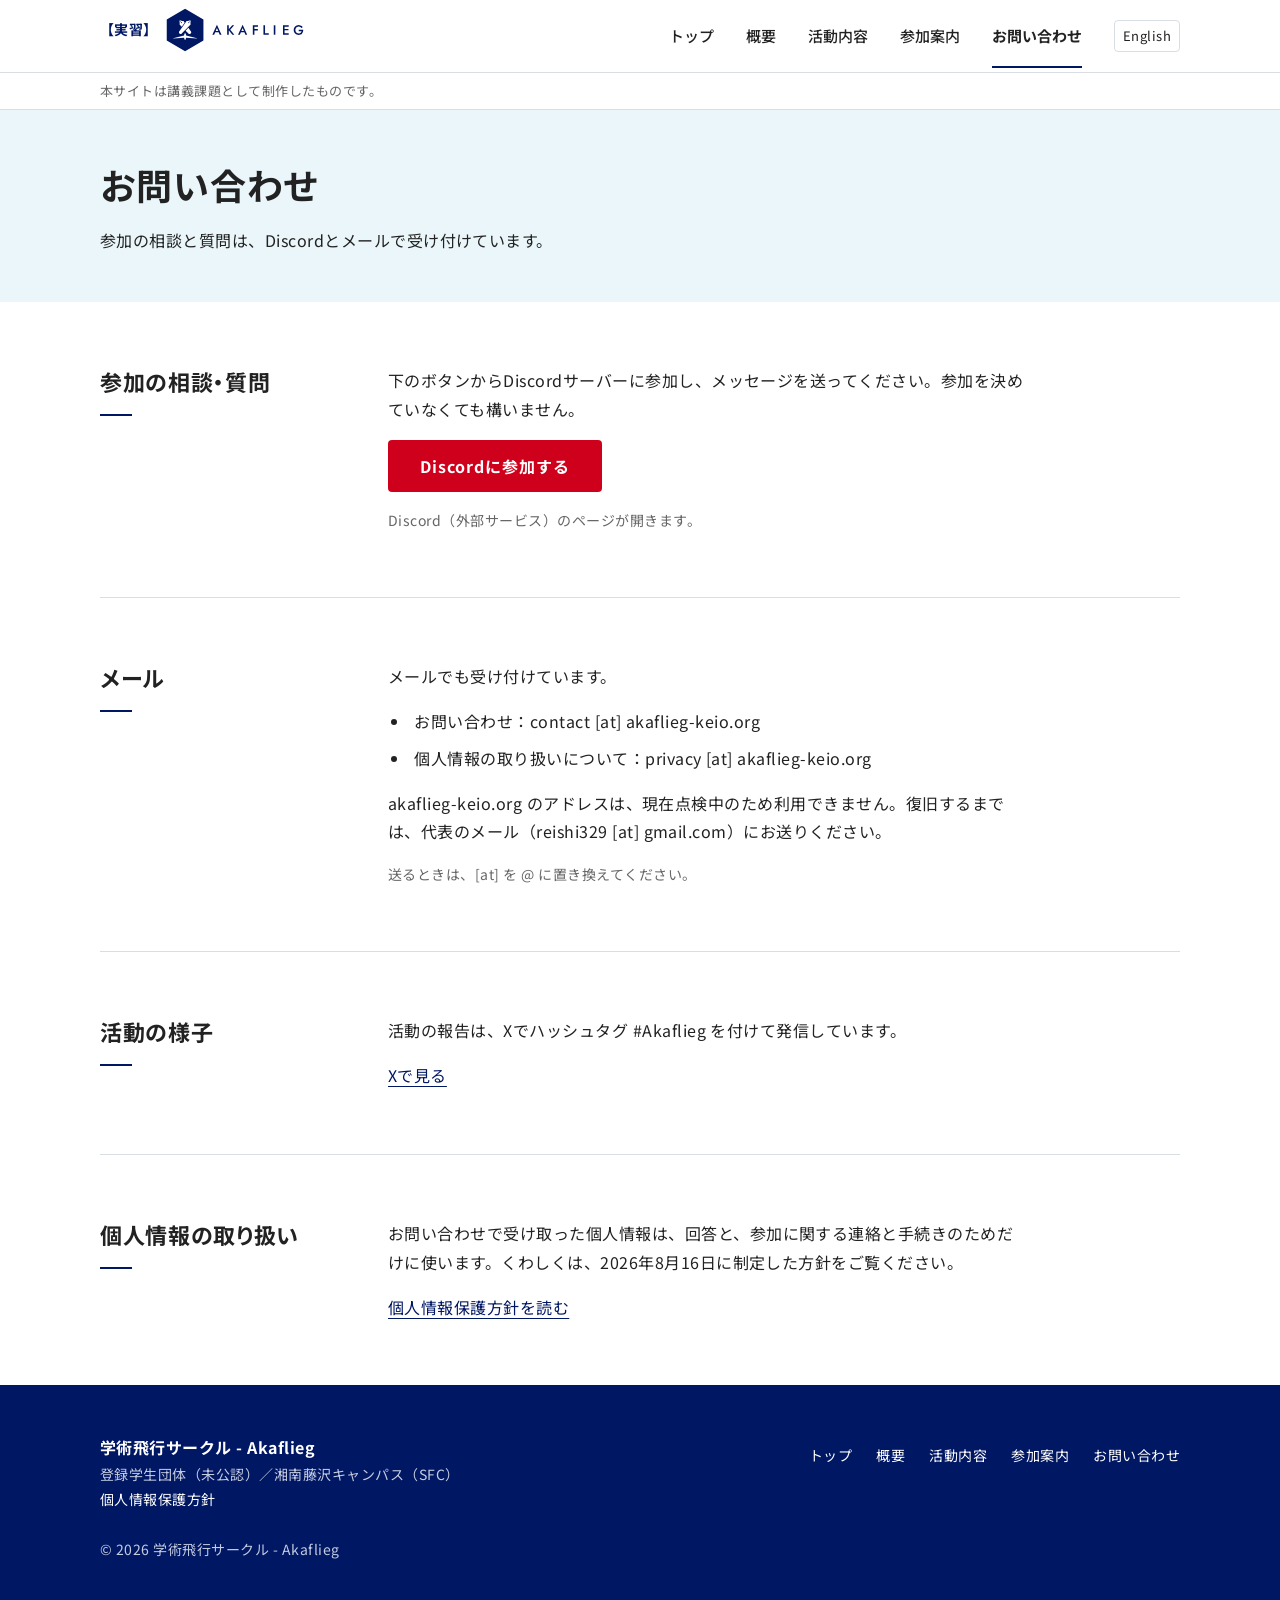
<file: contact.html>
<!doctype html>
<html lang="ja">
<head>
  <meta charset="utf-8">
  <meta name="viewport" content="width=device-width, initial-scale=1">
  <title>【実習】学術飛行サークル - Akaflieg｜お問い合わせ</title>
  <meta name="description" content="参加の相談と質問の方法、個人情報の取り扱いを掲載しています。">
  <link rel="alternate" hreflang="en" href="https://neuroi014.github.io/akaflieg-site/en/contact.html">
  <link rel="alternate" hreflang="ja" href="https://neuroi014.github.io/akaflieg-site/contact.html">
  <link rel="canonical" href="https://neuroi014.github.io/akaflieg-site/contact.html">
  <meta property="og:type" content="website">
  <meta property="og:site_name" content="学術飛行サークル - Akaflieg">
  <meta property="og:title" content="【実習】学術飛行サークル - Akaflieg｜お問い合わせ">
  <meta property="og:description" content="参加の相談と質問の方法、個人情報の取り扱いを掲載しています。">
  <meta property="og:url" content="https://neuroi014.github.io/akaflieg-site/contact.html">
  <meta property="og:image" content="https://neuroi014.github.io/akaflieg-site/img/ogp.jpg">
  <meta property="og:image:width" content="1200">
  <meta property="og:image:height" content="630">
  <meta property="og:locale" content="ja_JP">
  <meta name="twitter:card" content="summary_large_image">
  <link rel="icon" href="img/favicon.svg" type="image/svg+xml">
  <link rel="icon" href="img/favicon-32.png" sizes="32x32">
  <link rel="apple-touch-icon" href="img/apple-touch-icon.png">
  <link rel="preconnect" href="https://fonts.googleapis.com">
  <link rel="preconnect" href="https://fonts.gstatic.com" crossorigin>
  <link href="https://fonts.googleapis.com/css2?family=Noto+Sans+JP:wght@400;500;700&display=swap" rel="stylesheet">
  <link rel="stylesheet" href="css/tokens.css?v=11120140">
  <link rel="stylesheet" href="css/base.css?v=11120140">
</head>
<body>
  <a class="skip-link" href="#main">本文へ移動</a>
  <header class="site-header">
    <div class="container site-header__inner">
      <a class="site-name" href="index.html"><span class="site-name__prefix">【実習】</span><img src="img/logo-compact.svg" width="1475" height="524" alt="学術飛行サークル - Akaflieg"></a>
      <nav class="global-nav" aria-label="メインメニュー">
        <ul>
          <li><a href="index.html">トップ</a></li>
          <li><a href="about.html">概要</a></li>
          <li><a href="activities.html">活動内容</a></li>
          <li><a href="join.html">参加案内</a></li>
          <li><a href="contact.html" aria-current="page">お問い合わせ</a></li>
        </ul>
      </nav>
      <a class="lang-switch" href="en/contact.html" lang="en" hreflang="en">English</a>
    </div>
  </header>
  <div class="notice">
    <p class="container">本サイトは講義課題として制作したものです。</p>
  </div>

  <main id="main">
    <div class="container">
      <header class="page-header">
        <h1>お問い合わせ</h1>
        <p class="page-header__lead">参加の相談と質問は、Discordとメールで受け付けています。</p>
      </header>

      <section class="section" id="apply" aria-labelledby="apply-title">
        <div class="section__head"><h2 id="apply-title">参加の相談・質問</h2></div>
        <div class="prose">
          <p>下のボタンからDiscordサーバーに参加し、メッセージを送ってください。参加を決めていなくても構いません。</p>
          <p><a class="button button--primary" href="https://discord.gg/Zr9kAfMKBz">Discordに参加する</a></p>
          <p class="note">Discord（外部サービス）のページが開きます。</p>
        </div>
      </section>

      <section class="section" aria-labelledby="mail-title">
        <div class="section__head"><h2 id="mail-title">メール</h2></div>
        <div class="prose">
          <p>メールでも受け付けています。</p>
          <ul class="list">
            <li>お問い合わせ：contact [at] akaflieg-keio.org</li>
            <li>個人情報の取り扱いについて：privacy [at] akaflieg-keio.org</li>
          </ul>
          <p>akaflieg-keio.org のアドレスは、現在点検中のため利用できません。復旧するまでは、代表のメール（reishi329 [at] gmail.com）にお送りください。</p>
          <p class="note">送るときは、[at] を @ に置き換えてください。</p>
        </div>
      </section>

      <section class="section" aria-labelledby="sns-title">
        <div class="section__head"><h2 id="sns-title">活動の様子</h2></div>
        <div class="prose">
          <p>活動の報告は、Xでハッシュタグ #Akaflieg を付けて発信しています。</p>
          <p><a href="https://x.com/neuroi_sfc">Xで見る</a></p>
        </div>
      </section>

      <section class="section" aria-labelledby="privacy-title">
        <div class="section__head"><h2 id="privacy-title">個人情報の取り扱い</h2></div>
        <div class="prose">
          <p>お問い合わせで受け取った個人情報は、回答と、参加に関する連絡と手続きのためだけに使います。くわしくは、2026年8月16日に制定した方針をご覧ください。</p>
          <p><a href="https://drive.google.com/file/d/1TG6_DA2SBsCI4GogD8EmC1t7xGhcM65I/view?usp=sharing">個人情報保護方針を読む</a></p>
        </div>
      </section>

    </div>
  </main>

  <footer class="site-footer">
    <div class="container site-footer__inner">
      <div>
        <p class="site-footer__name">学術飛行サークル - Akaflieg</p>
        <p class="site-footer__note">登録学生団体（未公認）／湘南藤沢キャンパス（SFC）</p>
        <p class="site-footer__note"><a href="https://drive.google.com/file/d/1TG6_DA2SBsCI4GogD8EmC1t7xGhcM65I/view?usp=sharing">個人情報保護方針</a></p>
      </div>
      <nav aria-label="サイトマップ">
        <ul>
          <li><a href="index.html">トップ</a></li>
          <li><a href="about.html">概要</a></li>
          <li><a href="activities.html">活動内容</a></li>
          <li><a href="join.html">参加案内</a></li>
          <li><a href="contact.html">お問い合わせ</a></li>
        </ul>
      </nav>
      <p class="site-footer__copy">© 2026 学術飛行サークル - Akaflieg</p>
    </div>
  </footer>
</body>
</html>
</file>
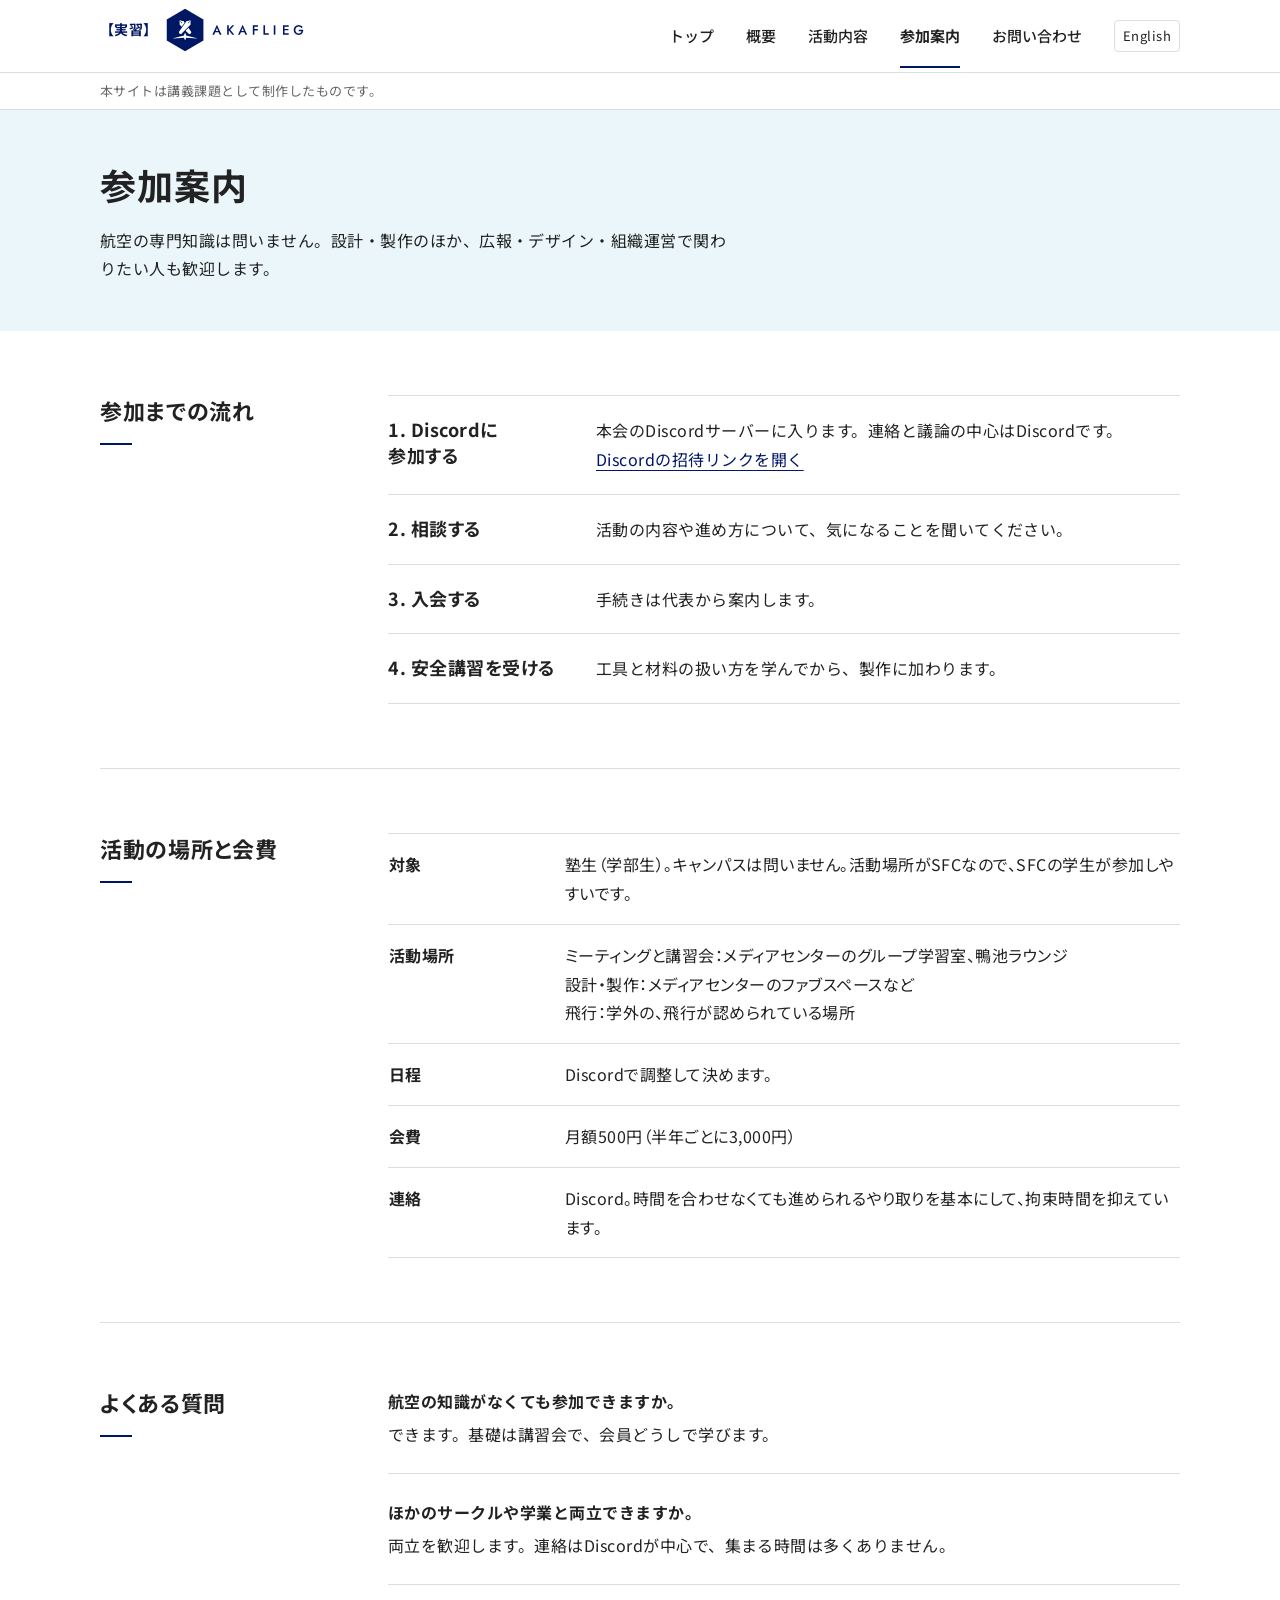
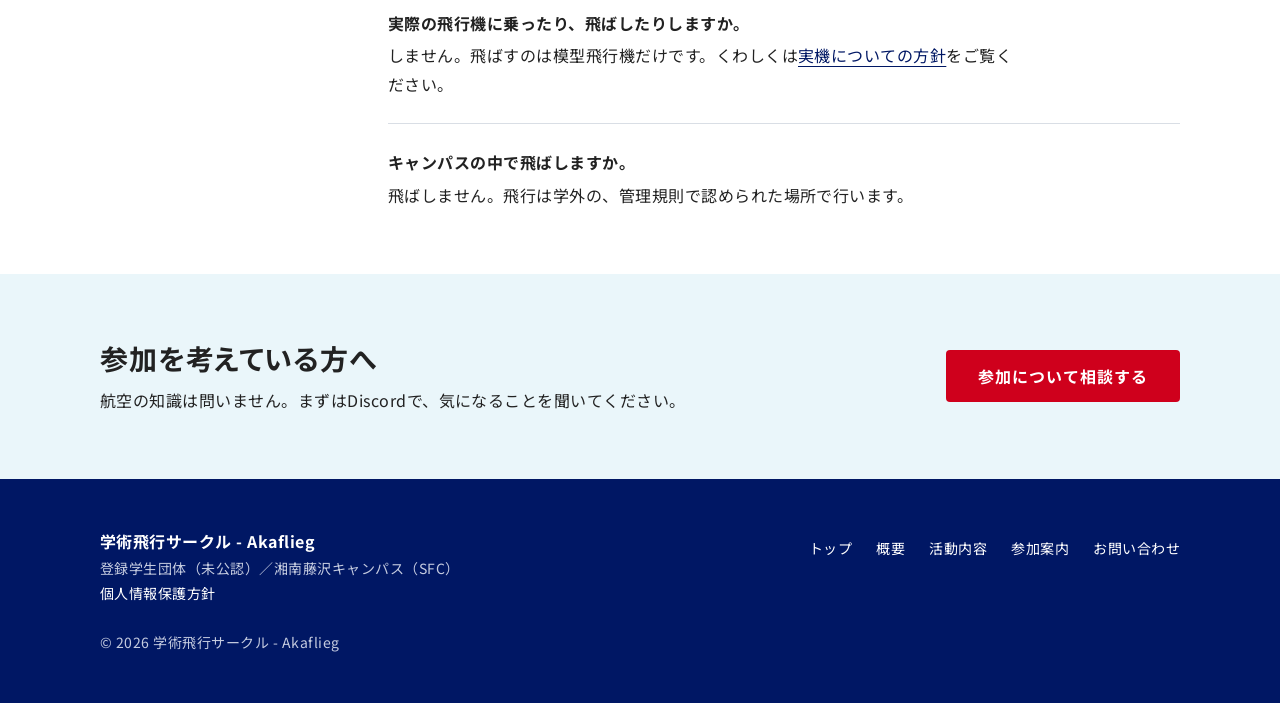
<file: join.html>
<!doctype html>
<html lang="ja">
<head>
  <meta charset="utf-8">
  <meta name="viewport" content="width=device-width, initial-scale=1">
  <title>【実習】学術飛行サークル - Akaflieg｜参加案内</title>
  <meta name="description" content="参加までの流れ、活動の場所、会費、よくある質問を掲載しています。">
  <link rel="alternate" hreflang="en" href="https://neuroi014.github.io/akaflieg-site/en/join.html">
  <link rel="alternate" hreflang="ja" href="https://neuroi014.github.io/akaflieg-site/join.html">
  <link rel="canonical" href="https://neuroi014.github.io/akaflieg-site/join.html">
  <meta property="og:type" content="website">
  <meta property="og:site_name" content="学術飛行サークル - Akaflieg">
  <meta property="og:title" content="【実習】学術飛行サークル - Akaflieg｜参加案内">
  <meta property="og:description" content="参加までの流れ、活動の場所、会費、よくある質問を掲載しています。">
  <meta property="og:url" content="https://neuroi014.github.io/akaflieg-site/join.html">
  <meta property="og:image" content="https://neuroi014.github.io/akaflieg-site/img/ogp.jpg">
  <meta property="og:image:width" content="1200">
  <meta property="og:image:height" content="630">
  <meta property="og:locale" content="ja_JP">
  <meta name="twitter:card" content="summary_large_image">
  <link rel="icon" href="img/favicon.svg" type="image/svg+xml">
  <link rel="icon" href="img/favicon-32.png" sizes="32x32">
  <link rel="apple-touch-icon" href="img/apple-touch-icon.png">
  <link rel="preconnect" href="https://fonts.googleapis.com">
  <link rel="preconnect" href="https://fonts.gstatic.com" crossorigin>
  <link href="https://fonts.googleapis.com/css2?family=Noto+Sans+JP:wght@400;500;700&display=swap" rel="stylesheet">
  <link rel="stylesheet" href="css/tokens.css?v=11120140">
  <link rel="stylesheet" href="css/base.css?v=11120140">
</head>
<body>
  <a class="skip-link" href="#main">本文へ移動</a>
  <header class="site-header">
    <div class="container site-header__inner">
      <a class="site-name" href="index.html"><span class="site-name__prefix">【実習】</span><img src="img/logo-compact.svg" width="1475" height="524" alt="学術飛行サークル - Akaflieg"></a>
      <nav class="global-nav" aria-label="メインメニュー">
        <ul>
          <li><a href="index.html">トップ</a></li>
          <li><a href="about.html">概要</a></li>
          <li><a href="activities.html">活動内容</a></li>
          <li><a href="join.html" aria-current="page">参加案内</a></li>
          <li><a href="contact.html">お問い合わせ</a></li>
        </ul>
      </nav>
      <a class="lang-switch" href="en/join.html" lang="en" hreflang="en">English</a>
    </div>
  </header>
  <div class="notice">
    <p class="container">本サイトは講義課題として制作したものです。</p>
  </div>

  <main id="main">
    <div class="container">
      <header class="page-header">
        <h1>参加案内</h1>
        <p class="page-header__lead">航空の専門知識は問いません。設計・製作のほか、広報・デザイン・組織運営で関わりたい人も歓迎します。</p>
      </header>

      <section class="section" aria-labelledby="flow-title">
        <div class="section__head"><h2 id="flow-title">参加までの流れ</h2></div>
        <ol class="rows steps">
          <li><h3>Discordに参加する</h3><p>本会のDiscordサーバーに入ります。連絡と議論の中心はDiscordです。<br><a href="https://discord.gg/Zr9kAfMKBz">Discordの招待リンクを開く</a></p></li>
          <li><h3>相談する</h3><p>活動の内容や進め方について、気になることを聞いてください。</p></li>
          <li><h3>入会する</h3><p>手続きは代表から案内します。</p></li>
          <li><h3>安全講習を受ける</h3><p>工具と材料の扱い方を学んでから、製作に加わります。</p></li>
        </ol>
      </section>

      <section class="section" aria-labelledby="info-title">
        <div class="section__head"><h2 id="info-title">活動の場所と会費</h2></div>
        <table class="info-table">
          <tbody>
            <tr><th scope="row">対象</th><td>塾生（学部生）。キャンパスは問いません。活動場所がSFCなので、SFCの学生が参加しやすいです。</td></tr>
            <tr><th scope="row">活動場所</th><td>ミーティングと講習会：メディアセンターのグループ学習室、鴨池ラウンジ<br>設計・製作：メディアセンターのファブスペースなど<br>飛行：学外の、飛行が認められている場所</td></tr>
            <tr><th scope="row">日程</th><td>Discordで調整して決めます。</td></tr>
            <tr><th scope="row">会費</th><td>月額500円（半年ごとに3,000円）</td></tr>
            <tr><th scope="row">連絡</th><td>Discord。時間を合わせなくても進められるやり取りを基本にして、拘束時間を抑えています。</td></tr>
          </tbody>
        </table>
      </section>

      <section class="section" aria-labelledby="faq-title">
        <div class="section__head"><h2 id="faq-title">よくある質問</h2></div>
        <dl class="faq">
          <dt>航空の知識がなくても参加できますか。</dt>
          <dd>できます。基礎は講習会で、会員どうしで学びます。</dd>
          <dt>ほかのサークルや学業と両立できますか。</dt>
          <dd>両立を歓迎します。連絡はDiscordが中心で、集まる時間は多くありません。</dd>
          <dt>実際の飛行機に乗ったり、飛ばしたりしますか。</dt>
          <dd>しません。飛ばすのは模型飛行機だけです。くわしくは<a href="about.html#policy-title">実機についての方針</a>をご覧ください。</dd>
          <dt>キャンパスの中で飛ばしますか。</dt>
          <dd>飛ばしません。飛行は学外の、管理規則で認められた場所で行います。</dd>
        </dl>
      </section>

      <section class="cta" aria-labelledby="cta-title">
        <div>
          <h2 id="cta-title">参加を考えている方へ</h2>
          <p>航空の知識は問いません。まずはDiscordで、気になることを聞いてください。</p>
        </div>
        <a class="button button--primary" href="contact.html#apply">参加について相談する</a>
      </section>
    </div>
  </main>

  <footer class="site-footer">
    <div class="container site-footer__inner">
      <div>
        <p class="site-footer__name">学術飛行サークル - Akaflieg</p>
        <p class="site-footer__note">登録学生団体（未公認）／湘南藤沢キャンパス（SFC）</p>
        <p class="site-footer__note"><a href="https://drive.google.com/file/d/1TG6_DA2SBsCI4GogD8EmC1t7xGhcM65I/view?usp=sharing">個人情報保護方針</a></p>
      </div>
      <nav aria-label="サイトマップ">
        <ul>
          <li><a href="index.html">トップ</a></li>
          <li><a href="about.html">概要</a></li>
          <li><a href="activities.html">活動内容</a></li>
          <li><a href="join.html">参加案内</a></li>
          <li><a href="contact.html">お問い合わせ</a></li>
        </ul>
      </nav>
      <p class="site-footer__copy">© 2026 学術飛行サークル - Akaflieg</p>
    </div>
  </footer>
</body>
</html>
</file>
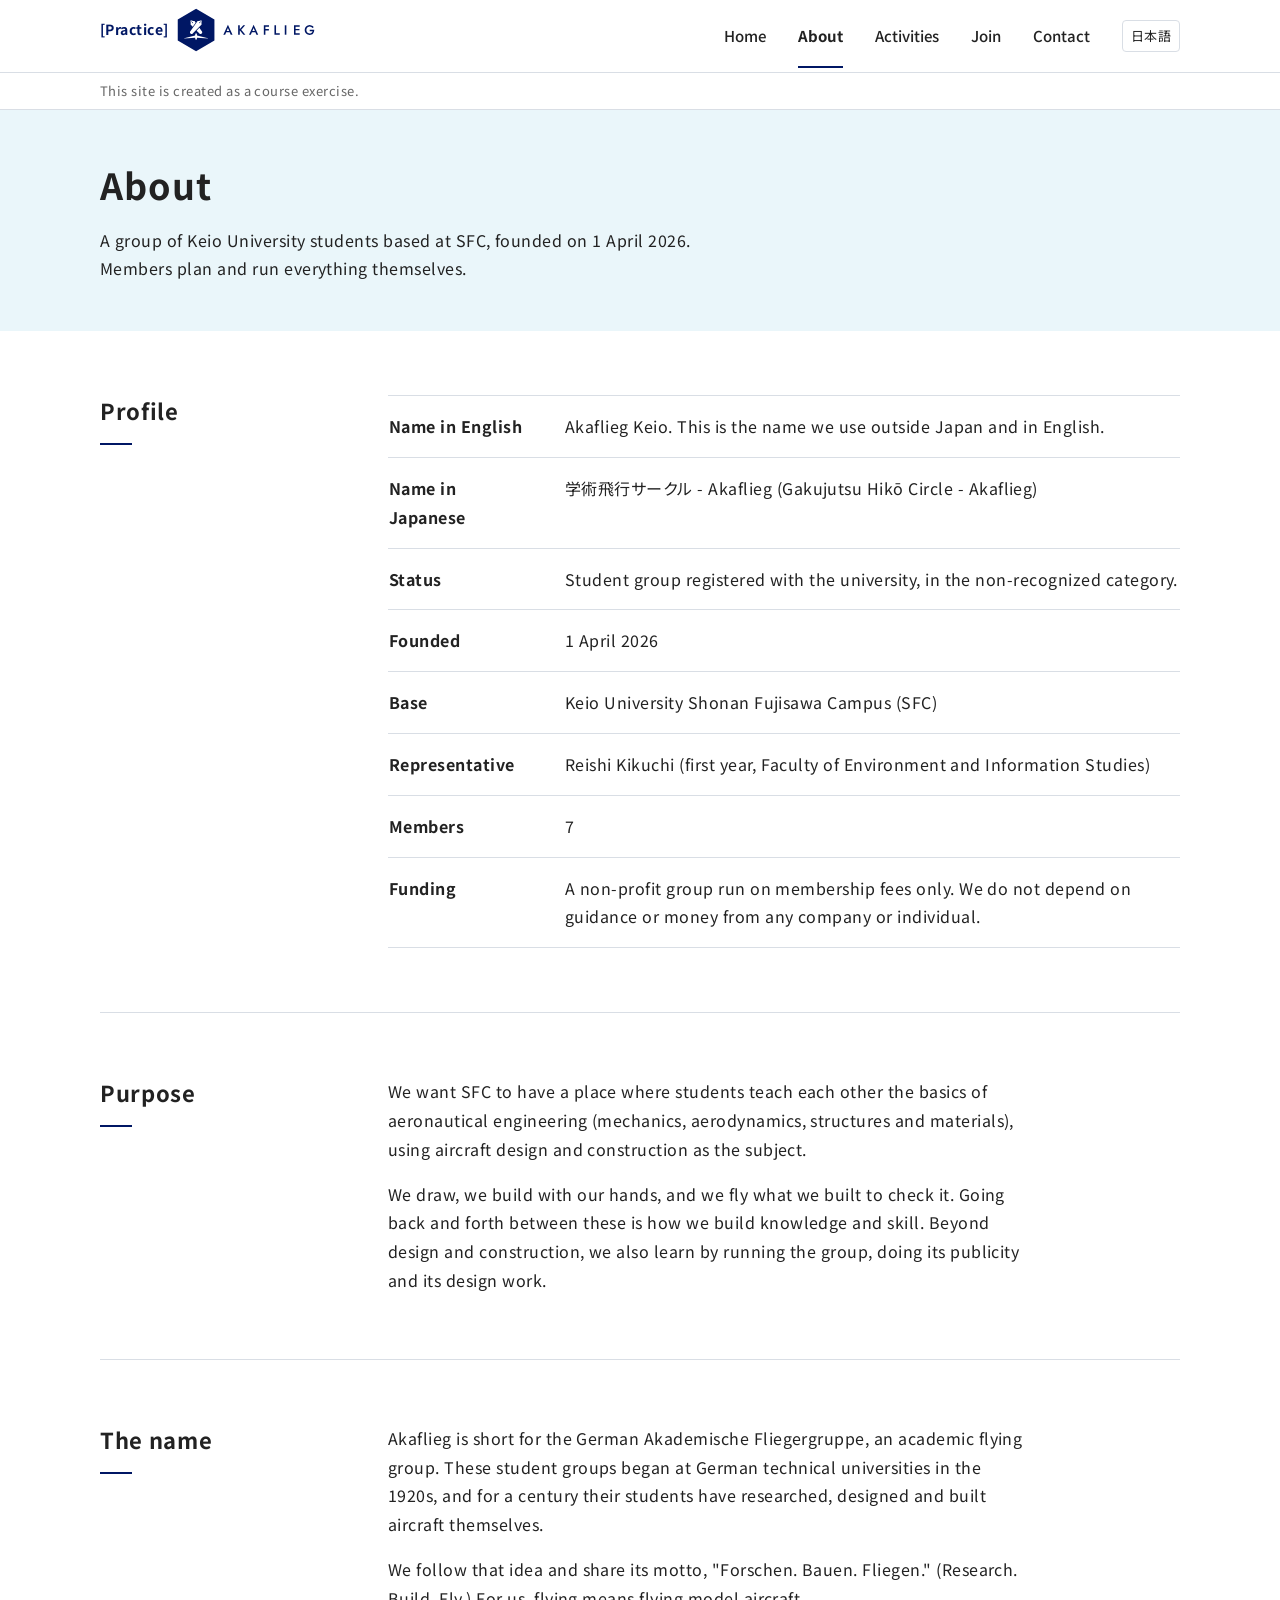
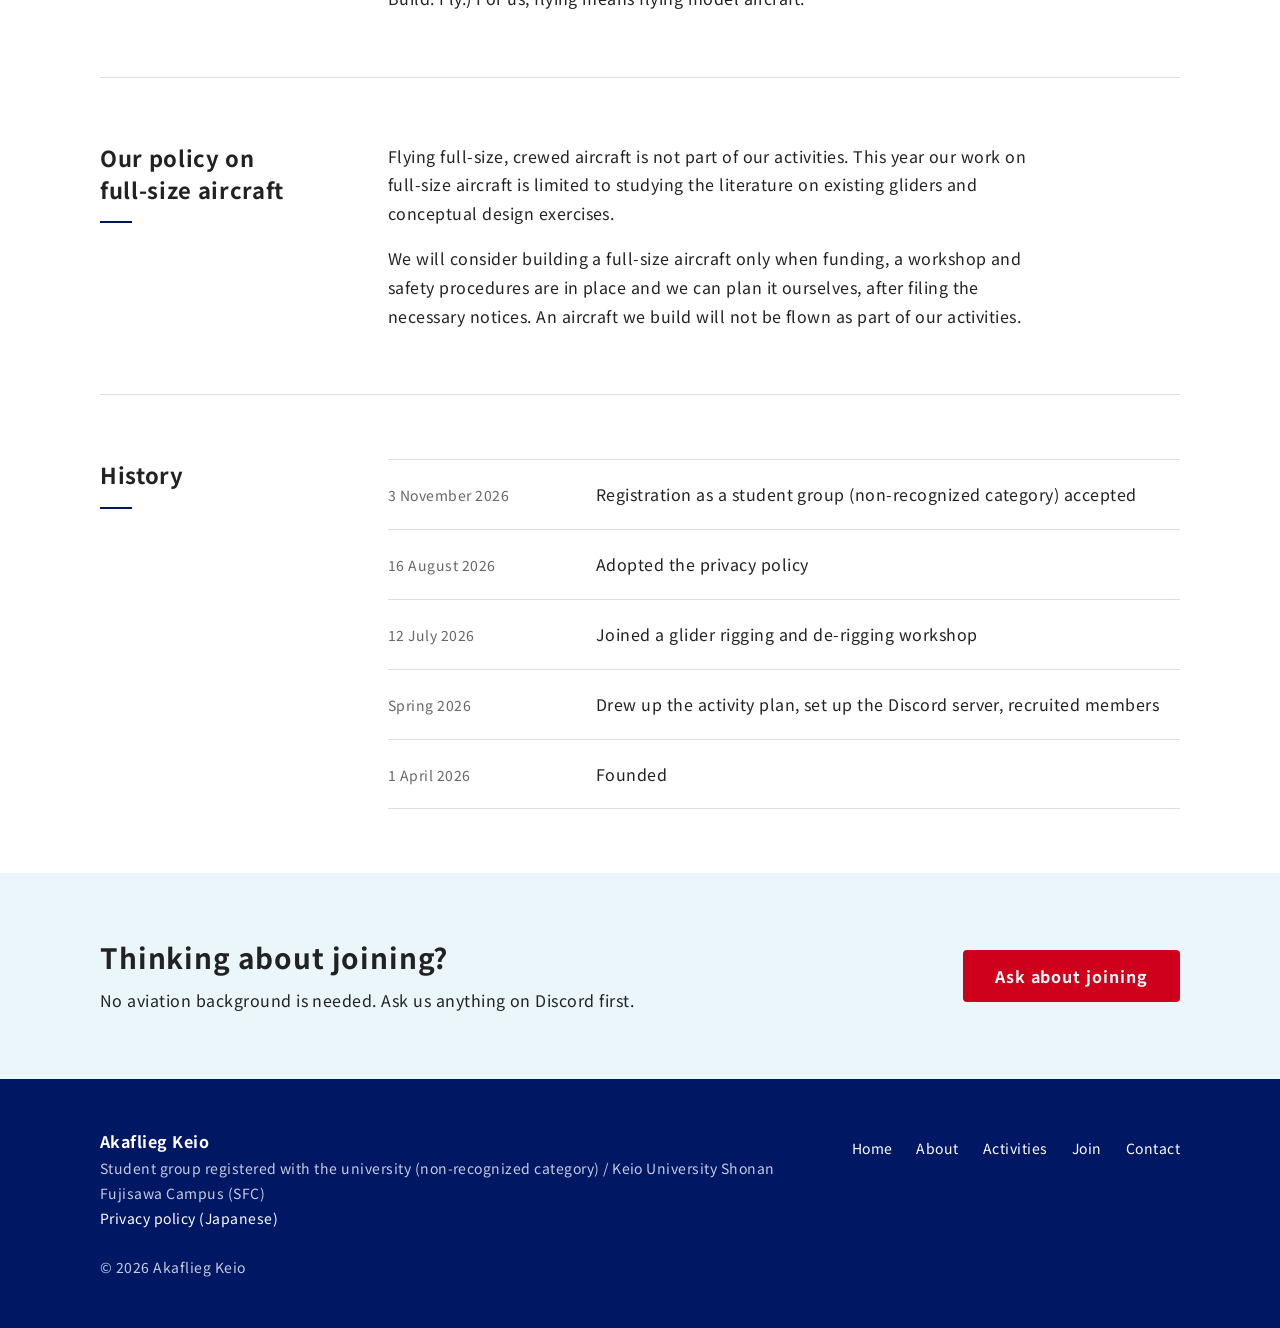
<file: en/about.html>
<!doctype html>
<html lang="en">
<head>
  <meta charset="utf-8">
  <meta name="viewport" content="width=device-width, initial-scale=1">
  <title>[Practice] Akaflieg Keio | About</title>
  <meta name="description" content="Profile, purpose, the name, our policy on full-size aircraft and history of Akaflieg Keio.">
  <link rel="alternate" hreflang="ja" href="https://neuroi014.github.io/akaflieg-site/about.html">
  <link rel="alternate" hreflang="en" href="https://neuroi014.github.io/akaflieg-site/en/about.html">
  <link rel="canonical" href="https://neuroi014.github.io/akaflieg-site/en/about.html">
  <meta property="og:type" content="website">
  <meta property="og:site_name" content="Akaflieg Keio">
  <meta property="og:title" content="[Practice] Akaflieg Keio | About">
  <meta property="og:description" content="Profile, purpose, the name, our policy on full-size aircraft and history of Akaflieg Keio.">
  <meta property="og:url" content="https://neuroi014.github.io/akaflieg-site/en/about.html">
  <meta property="og:image" content="https://neuroi014.github.io/akaflieg-site/img/ogp.jpg">
  <meta property="og:image:width" content="1200">
  <meta property="og:image:height" content="630">
  <meta property="og:locale" content="en_US">
  <meta name="twitter:card" content="summary_large_image">
  <link rel="icon" href="../img/favicon.svg" type="image/svg+xml">
  <link rel="icon" href="../img/favicon-32.png" sizes="32x32">
  <link rel="apple-touch-icon" href="../img/apple-touch-icon.png">
  <link rel="preconnect" href="https://fonts.googleapis.com">
  <link rel="preconnect" href="https://fonts.gstatic.com" crossorigin>
  <link href="https://fonts.googleapis.com/css2?family=Noto+Sans+JP:wght@400;500;700&display=swap" rel="stylesheet">
  <link rel="stylesheet" href="../css/tokens.css?v=11120140">
  <link rel="stylesheet" href="../css/base.css?v=11120140">
</head>
<body>
  <a class="skip-link" href="#main">Skip to content</a>
  <header class="site-header">
    <div class="container site-header__inner">
      <a class="site-name" href="index.html"><span class="site-name__prefix">[Practice]</span><img src="../img/logo-compact.svg" width="1475" height="524" alt="Akaflieg Keio"></a>
      <nav class="global-nav" aria-label="Main menu">
        <ul>
          <li><a href="index.html">Home</a></li>
          <li><a href="about.html" aria-current="page">About</a></li>
          <li><a href="activities.html">Activities</a></li>
          <li><a href="join.html">Join</a></li>
          <li><a href="contact.html">Contact</a></li>
        </ul>
      </nav>
      <a class="lang-switch" href="../about.html" lang="ja" hreflang="ja">日本語</a>
    </div>
  </header>
  <div class="notice">
    <p class="container">This site is created as a course exercise.</p>
  </div>

  <main id="main">
    <div class="container">
      <header class="page-header">
        <h1>About</h1>
        <p class="page-header__lead">A group of Keio University students based at SFC, founded on 1 April 2026. Members plan and run everything themselves.</p>
      </header>

      <section class="section" aria-labelledby="basic-title">
        <div class="section__head"><h2 id="basic-title">Profile</h2></div>
        <table class="info-table">
          <tbody>
            <tr><th scope="row">Name in English</th><td>Akaflieg Keio. This is the name we use outside Japan and in English.</td></tr>
            <tr><th scope="row">Name in Japanese</th><td>学術飛行サークル - Akaflieg (Gakujutsu Hikō Circle - Akaflieg)</td></tr>
            <tr><th scope="row">Status</th><td>Student group registered with the university, in the non-recognized category.</td></tr>
            <tr><th scope="row">Founded</th><td>1 April 2026</td></tr>
            <tr><th scope="row">Base</th><td>Keio University Shonan Fujisawa Campus (SFC)</td></tr>
            <tr><th scope="row">Representative</th><td>Reishi Kikuchi (first year, Faculty of Environment and Information Studies)</td></tr>
            <tr><th scope="row">Members</th><td>7</td></tr>
            <tr><th scope="row">Funding</th><td>A non-profit group run on membership fees only. We do not depend on guidance or money from any company or individual.</td></tr>
          </tbody>
        </table>
      </section>

      <section class="section" aria-labelledby="purpose-title">
        <div class="section__head"><h2 id="purpose-title">Purpose</h2></div>
        <div class="prose">
          <p>We want SFC to have a place where students teach each other the basics of aeronautical engineering (mechanics, aerodynamics, structures and materials), using aircraft design and construction as the subject.</p>
          <p>We draw, we build with our hands, and we fly what we built to check it. Going back and forth between these is how we build knowledge and skill. Beyond design and construction, we also learn by running the group, doing its publicity and its design work.</p>
        </div>
      </section>

      <section class="section" aria-labelledby="name-title">
        <div class="section__head"><h2 id="name-title">The name</h2></div>
        <div class="prose">
          <p>Akaflieg is short for the German Akademische Fliegergruppe, an academic flying group. These student groups began at German technical universities in the 1920s, and for a century their students have researched, designed and built aircraft themselves.</p>
          <p>We follow that idea and share its motto, "Forschen. Bauen. Fliegen." (Research. Build. Fly.) For us, flying means flying model aircraft.</p>
        </div>
      </section>

      <section class="section" aria-labelledby="policy-title">
        <div class="section__head"><h2 id="policy-title">Our policy on full-size aircraft</h2></div>
        <div class="prose">
          <p>Flying full-size, crewed aircraft is not part of our activities. This year our work on full-size aircraft is limited to studying the literature on existing gliders and conceptual design exercises.</p>
          <p>We will consider building a full-size aircraft only when funding, a workshop and safety procedures are in place and we can plan it ourselves, after filing the necessary notices. An aircraft we build will not be flown as part of our activities.</p>
        </div>
      </section>

      <section class="section" aria-labelledby="history-title">
        <div class="section__head"><h2 id="history-title">History</h2></div>
        <ul class="news-list">
          <li><time datetime="2026-11-03">3 November 2026</time><p>Registration as a student group (non-recognized category) accepted</p></li>
          <li><time datetime="2026-08-16">16 August 2026</time><p>Adopted the privacy policy</p></li>
          <li><time datetime="2026-07-12">12 July 2026</time><p>Joined a glider rigging and de-rigging workshop</p></li>
          <li><time>Spring 2026</time><p>Drew up the activity plan, set up the Discord server, recruited members</p></li>
          <li><time datetime="2026-04-01">1 April 2026</time><p>Founded</p></li>
        </ul>
      </section>

      <section class="cta" aria-labelledby="cta-title">
        <div>
          <h2 id="cta-title">Thinking about joining?</h2>
          <p>No aviation background is needed. Ask us anything on Discord first.</p>
        </div>
        <a class="button button--primary" href="contact.html#apply">Ask about joining</a>
      </section>
    </div>
  </main>

  <footer class="site-footer">
    <div class="container site-footer__inner">
      <div>
        <p class="site-footer__name">Akaflieg Keio</p>
        <p class="site-footer__note">Student group registered with the university (non-recognized category) / Keio University Shonan Fujisawa Campus (SFC)</p>
        <p class="site-footer__note"><a href="https://drive.google.com/file/d/1TG6_DA2SBsCI4GogD8EmC1t7xGhcM65I/view?usp=sharing">Privacy policy (Japanese)</a></p>
      </div>
      <nav aria-label="Site map">
        <ul>
          <li><a href="index.html">Home</a></li>
          <li><a href="about.html">About</a></li>
          <li><a href="activities.html">Activities</a></li>
          <li><a href="join.html">Join</a></li>
          <li><a href="contact.html">Contact</a></li>
        </ul>
      </nav>
      <p class="site-footer__copy">© 2026 Akaflieg Keio</p>
    </div>
  </footer>
</body>
</html>
</file>
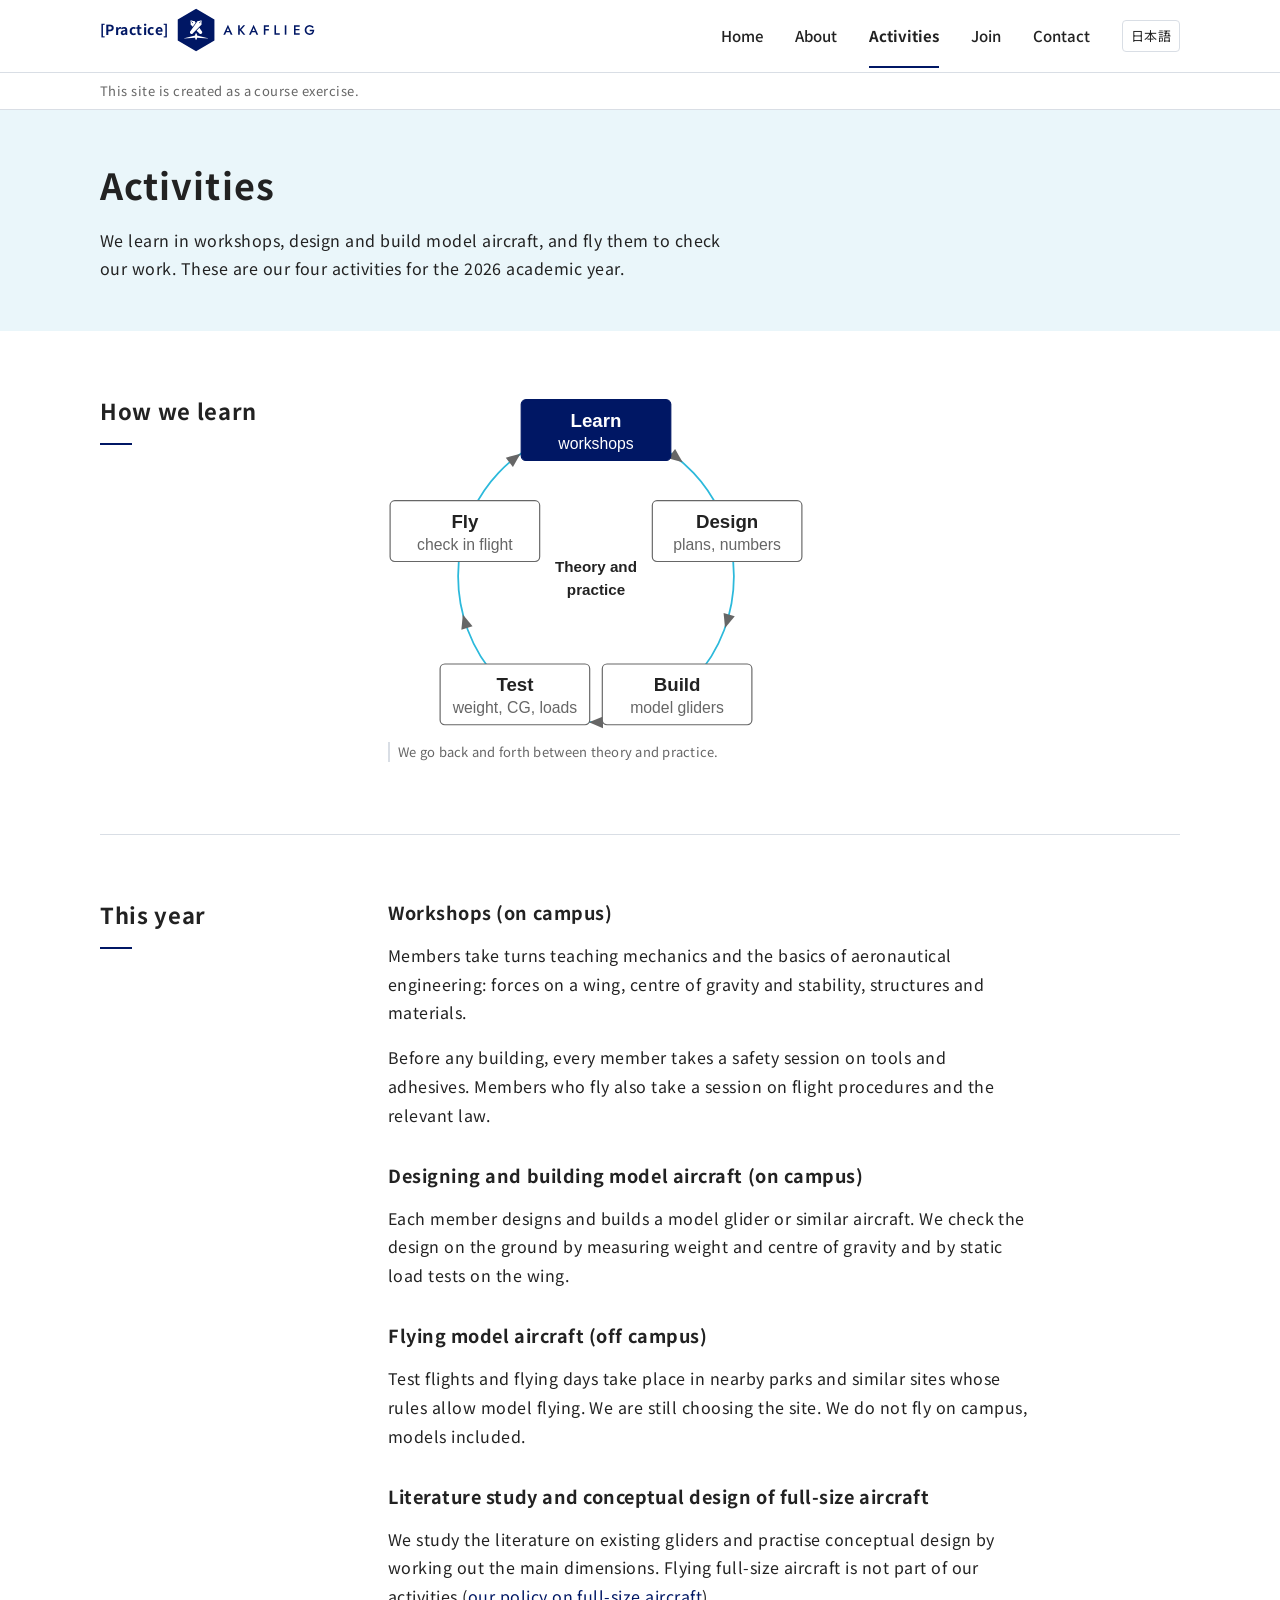
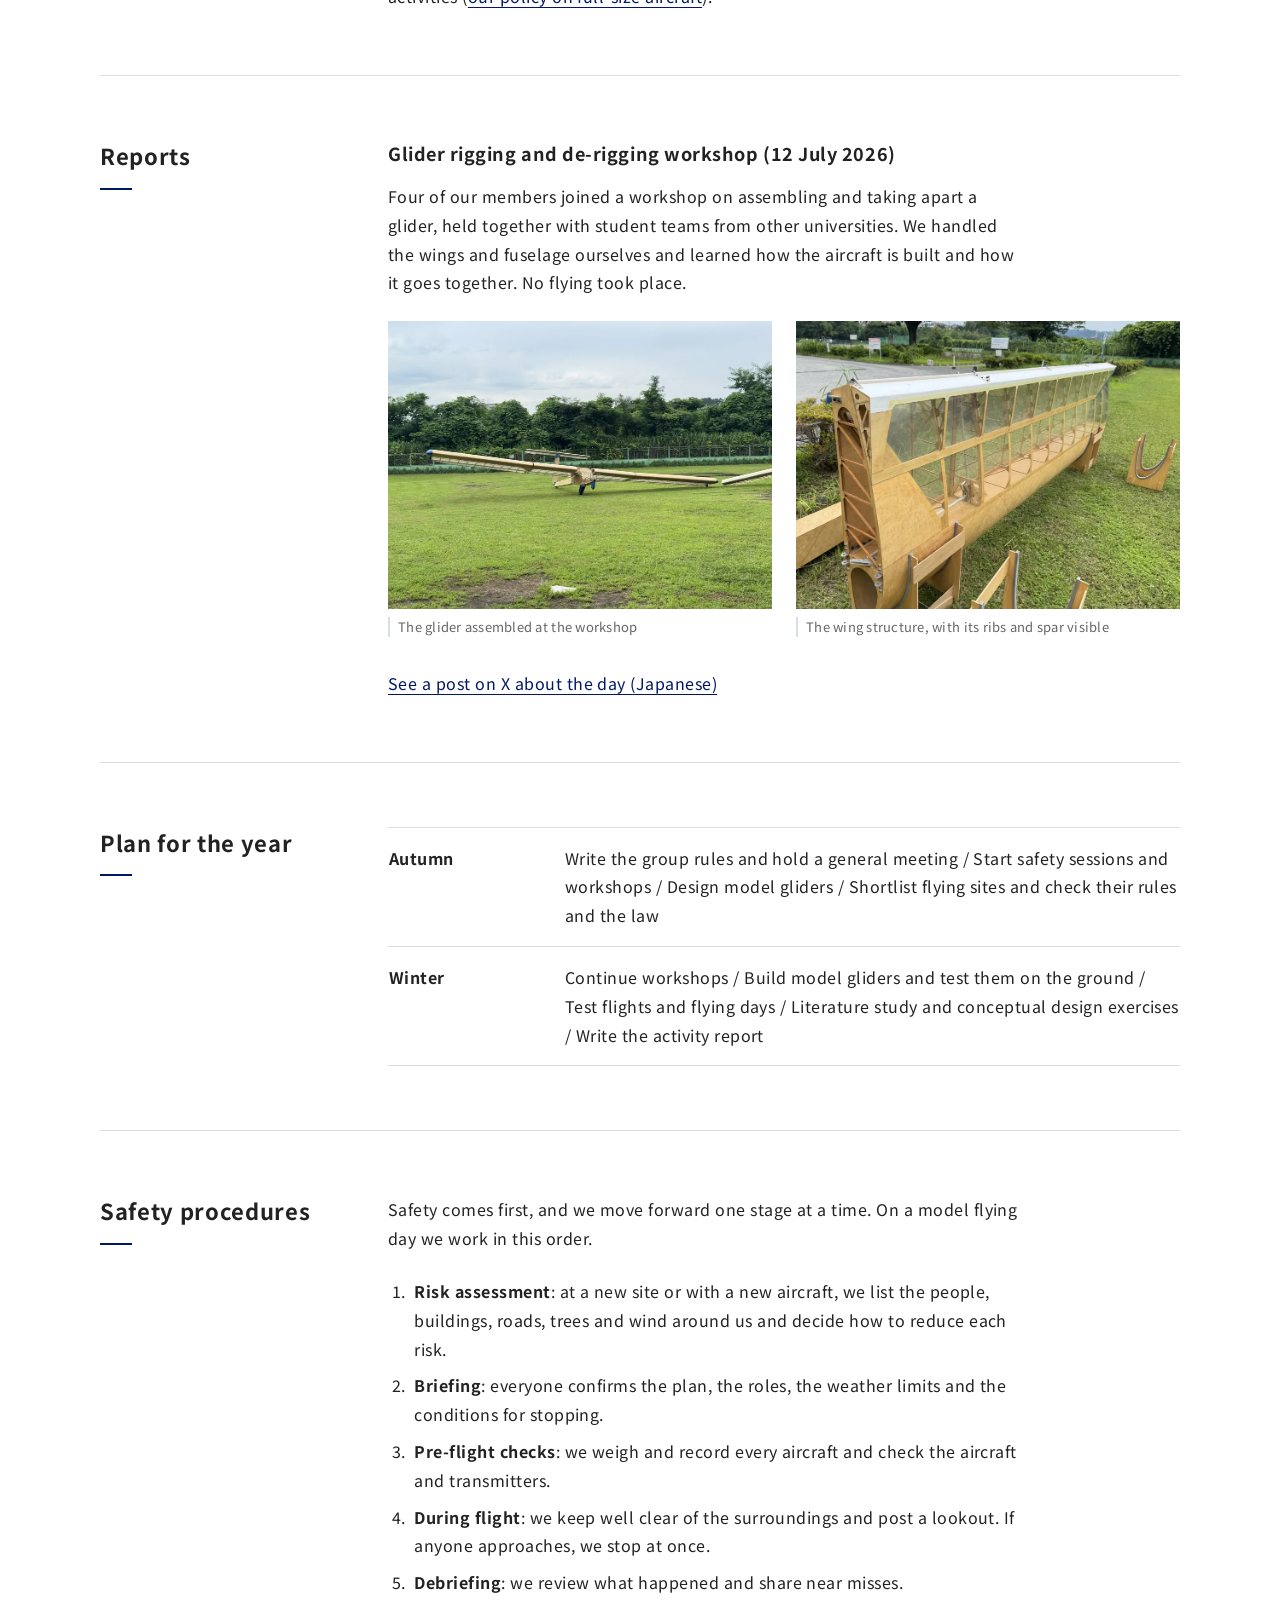
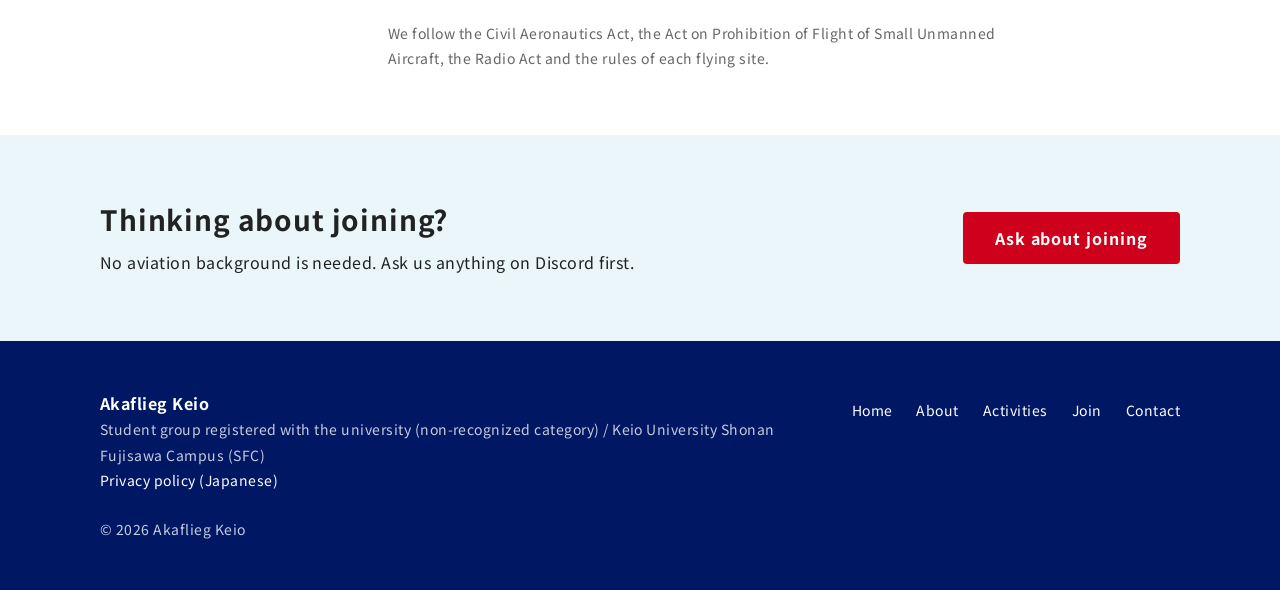
<file: en/activities.html>
<!doctype html>
<html lang="en">
<head>
  <meta charset="utf-8">
  <meta name="viewport" content="width=device-width, initial-scale=1">
  <title>[Practice] Akaflieg Keio | Activities</title>
  <meta name="description" content="Workshops, designing, building and flying model aircraft, the plan for the year and safety procedures.">
  <link rel="alternate" hreflang="ja" href="https://neuroi014.github.io/akaflieg-site/activities.html">
  <link rel="alternate" hreflang="en" href="https://neuroi014.github.io/akaflieg-site/en/activities.html">
  <link rel="canonical" href="https://neuroi014.github.io/akaflieg-site/en/activities.html">
  <meta property="og:type" content="website">
  <meta property="og:site_name" content="Akaflieg Keio">
  <meta property="og:title" content="[Practice] Akaflieg Keio | Activities">
  <meta property="og:description" content="Workshops, designing, building and flying model aircraft, the plan for the year and safety procedures.">
  <meta property="og:url" content="https://neuroi014.github.io/akaflieg-site/en/activities.html">
  <meta property="og:image" content="https://neuroi014.github.io/akaflieg-site/img/ogp.jpg">
  <meta property="og:image:width" content="1200">
  <meta property="og:image:height" content="630">
  <meta property="og:locale" content="en_US">
  <meta name="twitter:card" content="summary_large_image">
  <link rel="icon" href="../img/favicon.svg" type="image/svg+xml">
  <link rel="icon" href="../img/favicon-32.png" sizes="32x32">
  <link rel="apple-touch-icon" href="../img/apple-touch-icon.png">
  <link rel="preconnect" href="https://fonts.googleapis.com">
  <link rel="preconnect" href="https://fonts.gstatic.com" crossorigin>
  <link href="https://fonts.googleapis.com/css2?family=Noto+Sans+JP:wght@400;500;700&display=swap" rel="stylesheet">
  <link rel="stylesheet" href="../css/tokens.css?v=11120140">
  <link rel="stylesheet" href="../css/base.css?v=11120140">
</head>
<body>
  <a class="skip-link" href="#main">Skip to content</a>
  <header class="site-header">
    <div class="container site-header__inner">
      <a class="site-name" href="index.html"><span class="site-name__prefix">[Practice]</span><img src="../img/logo-compact.svg" width="1475" height="524" alt="Akaflieg Keio"></a>
      <nav class="global-nav" aria-label="Main menu">
        <ul>
          <li><a href="index.html">Home</a></li>
          <li><a href="about.html">About</a></li>
          <li><a href="activities.html" aria-current="page">Activities</a></li>
          <li><a href="join.html">Join</a></li>
          <li><a href="contact.html">Contact</a></li>
        </ul>
      </nav>
      <a class="lang-switch" href="../activities.html" lang="ja" hreflang="ja">日本語</a>
    </div>
  </header>
  <div class="notice">
    <p class="container">This site is created as a course exercise.</p>
  </div>

  <main id="main">
    <div class="container">
      <header class="page-header">
        <h1>Activities</h1>
        <p class="page-header__lead">We learn in workshops, design and build model aircraft, and fly them to check our work. These are our four activities for the 2026 academic year.</p>
      </header>

      <section class="section" aria-labelledby="cycle-title">
        <div class="section__head"><h2 id="cycle-title">How we learn</h2></div>
        <figure class="figure figure--cycle">
          <img src="../img/learning-cycle-en.svg" width="356" height="290" alt="A cycle of five steps: learn in workshops, design, build, test on the ground, fly to check, then back to learning.">
          <figcaption>We go back and forth between theory and practice.</figcaption>
        </figure>
      </section>

      <section class="section" aria-labelledby="list-title">
        <div class="section__head"><h2 id="list-title">This year</h2></div>
        <div class="stack">
          <div class="prose">
            <h3>Workshops (on campus)</h3>
            <p>Members take turns teaching mechanics and the basics of aeronautical engineering: forces on a wing, centre of gravity and stability, structures and materials.</p>
            <p>Before any building, every member takes a safety session on tools and adhesives. Members who fly also take a session on flight procedures and the relevant law.</p>
          </div>
          <div class="prose">
            <h3>Designing and building model aircraft (on campus)</h3>
            <p>Each member designs and builds a model glider or similar aircraft. We check the design on the ground by measuring weight and centre of gravity and by static load tests on the wing.</p>
          </div>
          <div class="prose">
            <h3>Flying model aircraft (off campus)</h3>
            <p>Test flights and flying days take place in nearby parks and similar sites whose rules allow model flying. We are still choosing the site. We do not fly on campus, models included.</p>
          </div>
          <div class="prose">
            <h3>Literature study and conceptual design of full-size aircraft</h3>
            <p>We study the literature on existing gliders and practise conceptual design by working out the main dimensions. Flying full-size aircraft is not part of our activities (<a href="about.html#policy-title">our policy on full-size aircraft</a>).</p>
          </div>
        </div>
      </section>

      <section class="section" id="report-0712" aria-labelledby="report-title">
        <div class="section__head"><h2 id="report-title">Reports</h2></div>
        <div class="prose">
          <h3>Glider rigging and de-rigging workshop (12 July 2026)</h3>
          <p>Four of our members joined a workshop on assembling and taking apart a glider, held together with student teams from other universities. We handled the wings and fuselage ourselves and learned how the aircraft is built and how it goes together. No flying took place.</p>
        </div>
        <div class="photo-grid">
          <figure>
            <img src="../img/report-0712-glider.webp" width="900" height="675" loading="lazy" alt="A wooden glider, fully assembled, standing on a grass field.">
            <figcaption>The glider assembled at the workshop</figcaption>
          </figure>
          <figure>
            <img src="../img/report-0712-wing.webp" width="900" height="675" loading="lazy" alt="A wing standing on trestles, showing its wooden ribs and spar through a clear covering.">
            <figcaption>The wing structure, with its ribs and spar visible</figcaption>
          </figure>
        </div>
        <p><a href="https://x.com/sshinohe/status/2076274523171889657">See a post on X about the day (Japanese)</a></p>
      </section>

      <section class="section" aria-labelledby="plan-title">
        <div class="section__head"><h2 id="plan-title">Plan for the year</h2></div>
        <table class="info-table">
          <tbody>
            <tr><th scope="row">Autumn</th><td>Write the group rules and hold a general meeting / Start safety sessions and workshops / Design model gliders / Shortlist flying sites and check their rules and the law</td></tr>
            <tr><th scope="row">Winter</th><td>Continue workshops / Build model gliders and test them on the ground / Test flights and flying days / Literature study and conceptual design exercises / Write the activity report</td></tr>
          </tbody>
        </table>
      </section>

      <section class="section" aria-labelledby="safety-title">
        <div class="section__head"><h2 id="safety-title">Safety procedures</h2></div>
        <p class="section__lead">Safety comes first, and we move forward one stage at a time. On a model flying day we work in this order.</p>
        <ol class="list">
          <li><strong>Risk assessment</strong>: at a new site or with a new aircraft, we list the people, buildings, roads, trees and wind around us and decide how to reduce each risk.</li>
          <li><strong>Briefing</strong>: everyone confirms the plan, the roles, the weather limits and the conditions for stopping.</li>
          <li><strong>Pre-flight checks</strong>: we weigh and record every aircraft and check the aircraft and transmitters.</li>
          <li><strong>During flight</strong>: we keep well clear of the surroundings and post a lookout. If anyone approaches, we stop at once.</li>
          <li><strong>Debriefing</strong>: we review what happened and share near misses.</li>
        </ol>
        <p class="note list-note">We follow the Civil Aeronautics Act, the Act on Prohibition of Flight of Small Unmanned Aircraft, the Radio Act and the rules of each flying site.</p>
      </section>

      <section class="cta" aria-labelledby="cta-title">
        <div>
          <h2 id="cta-title">Thinking about joining?</h2>
          <p>No aviation background is needed. Ask us anything on Discord first.</p>
        </div>
        <a class="button button--primary" href="contact.html#apply">Ask about joining</a>
      </section>
    </div>
  </main>

  <footer class="site-footer">
    <div class="container site-footer__inner">
      <div>
        <p class="site-footer__name">Akaflieg Keio</p>
        <p class="site-footer__note">Student group registered with the university (non-recognized category) / Keio University Shonan Fujisawa Campus (SFC)</p>
        <p class="site-footer__note"><a href="https://drive.google.com/file/d/1TG6_DA2SBsCI4GogD8EmC1t7xGhcM65I/view?usp=sharing">Privacy policy (Japanese)</a></p>
      </div>
      <nav aria-label="Site map">
        <ul>
          <li><a href="index.html">Home</a></li>
          <li><a href="about.html">About</a></li>
          <li><a href="activities.html">Activities</a></li>
          <li><a href="join.html">Join</a></li>
          <li><a href="contact.html">Contact</a></li>
        </ul>
      </nav>
      <p class="site-footer__copy">© 2026 Akaflieg Keio</p>
    </div>
  </footer>
</body>
</html>
</file>
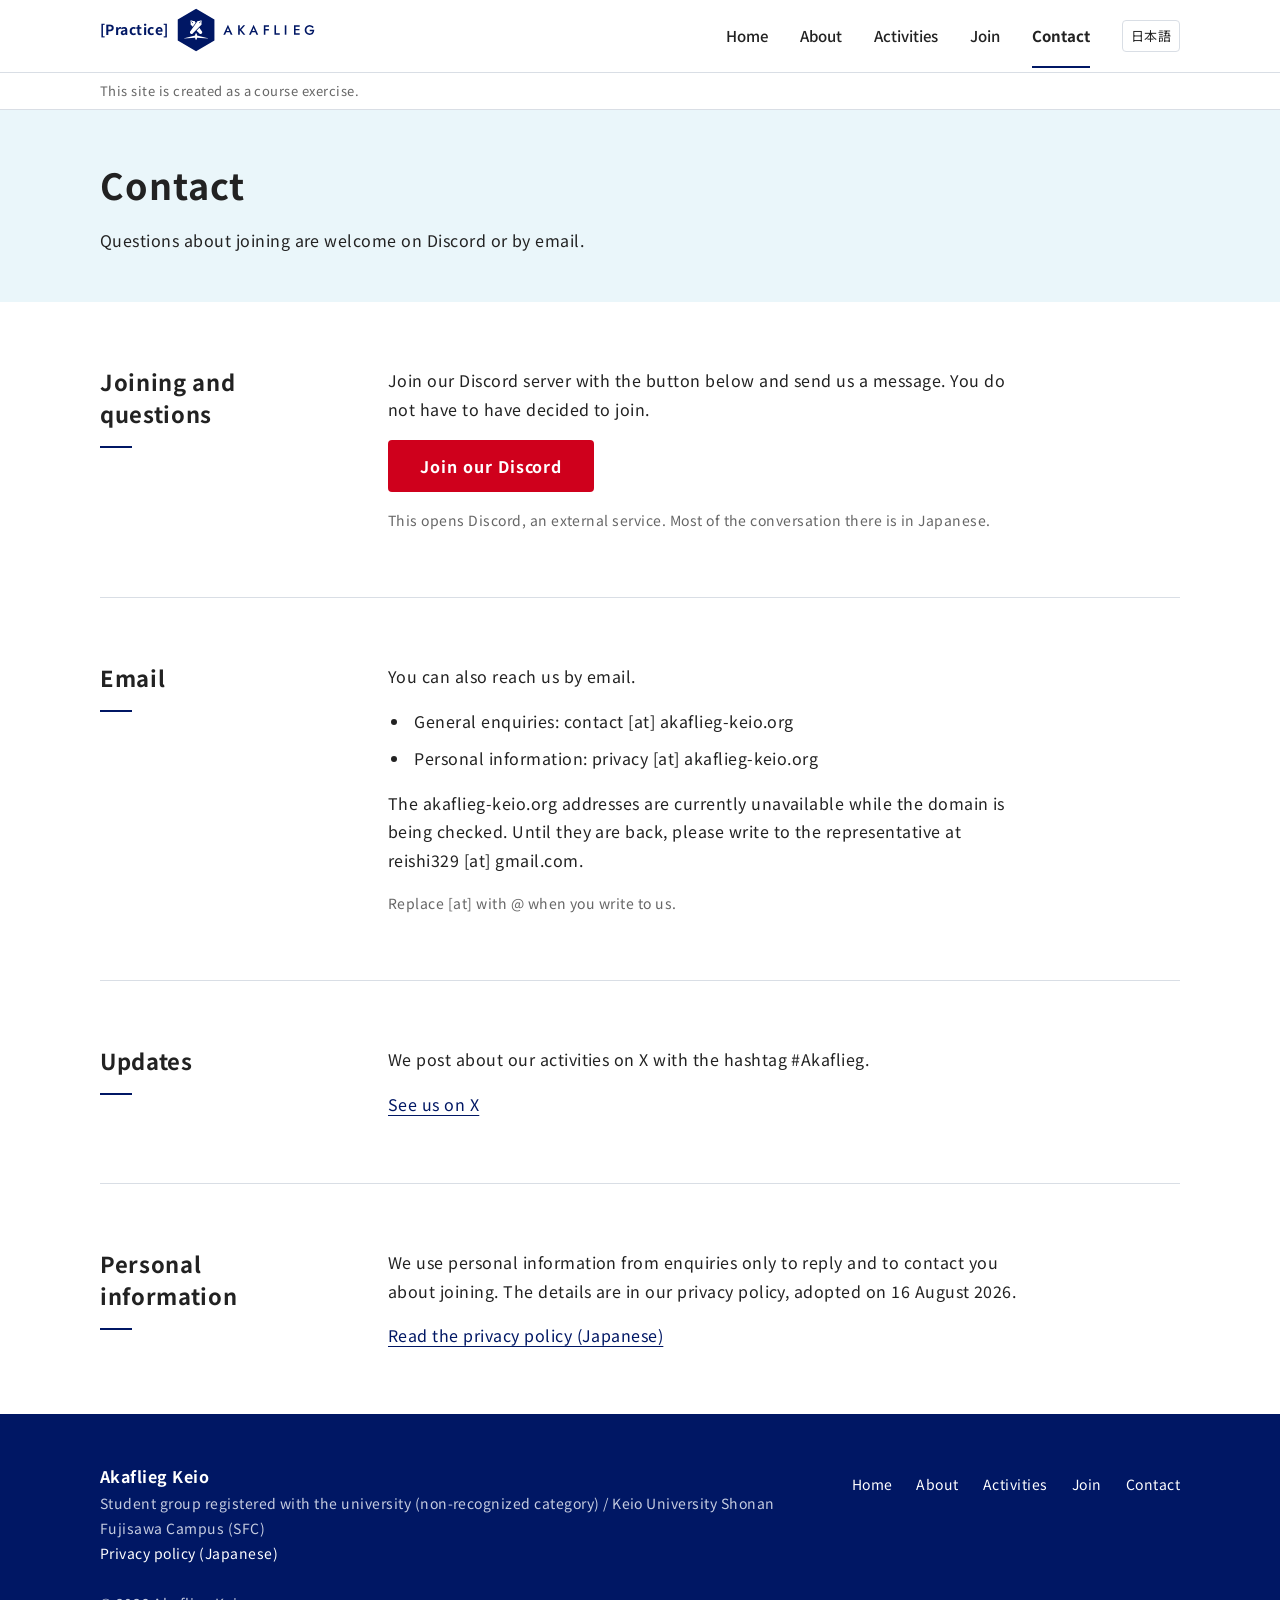
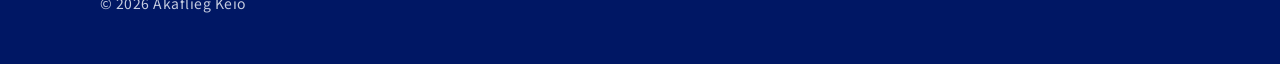
<file: en/contact.html>
<!doctype html>
<html lang="en">
<head>
  <meta charset="utf-8">
  <meta name="viewport" content="width=device-width, initial-scale=1">
  <title>[Practice] Akaflieg Keio | Contact</title>
  <meta name="description" content="How to ask about joining, and how we handle personal information.">
  <link rel="alternate" hreflang="ja" href="https://neuroi014.github.io/akaflieg-site/contact.html">
  <link rel="alternate" hreflang="en" href="https://neuroi014.github.io/akaflieg-site/en/contact.html">
  <link rel="canonical" href="https://neuroi014.github.io/akaflieg-site/en/contact.html">
  <meta property="og:type" content="website">
  <meta property="og:site_name" content="Akaflieg Keio">
  <meta property="og:title" content="[Practice] Akaflieg Keio | Contact">
  <meta property="og:description" content="How to ask about joining, and how we handle personal information.">
  <meta property="og:url" content="https://neuroi014.github.io/akaflieg-site/en/contact.html">
  <meta property="og:image" content="https://neuroi014.github.io/akaflieg-site/img/ogp.jpg">
  <meta property="og:image:width" content="1200">
  <meta property="og:image:height" content="630">
  <meta property="og:locale" content="en_US">
  <meta name="twitter:card" content="summary_large_image">
  <link rel="icon" href="../img/favicon.svg" type="image/svg+xml">
  <link rel="icon" href="../img/favicon-32.png" sizes="32x32">
  <link rel="apple-touch-icon" href="../img/apple-touch-icon.png">
  <link rel="preconnect" href="https://fonts.googleapis.com">
  <link rel="preconnect" href="https://fonts.gstatic.com" crossorigin>
  <link href="https://fonts.googleapis.com/css2?family=Noto+Sans+JP:wght@400;500;700&display=swap" rel="stylesheet">
  <link rel="stylesheet" href="../css/tokens.css?v=11120140">
  <link rel="stylesheet" href="../css/base.css?v=11120140">
</head>
<body>
  <a class="skip-link" href="#main">Skip to content</a>
  <header class="site-header">
    <div class="container site-header__inner">
      <a class="site-name" href="index.html"><span class="site-name__prefix">[Practice]</span><img src="../img/logo-compact.svg" width="1475" height="524" alt="Akaflieg Keio"></a>
      <nav class="global-nav" aria-label="Main menu">
        <ul>
          <li><a href="index.html">Home</a></li>
          <li><a href="about.html">About</a></li>
          <li><a href="activities.html">Activities</a></li>
          <li><a href="join.html">Join</a></li>
          <li><a href="contact.html" aria-current="page">Contact</a></li>
        </ul>
      </nav>
      <a class="lang-switch" href="../contact.html" lang="ja" hreflang="ja">日本語</a>
    </div>
  </header>
  <div class="notice">
    <p class="container">This site is created as a course exercise.</p>
  </div>

  <main id="main">
    <div class="container">
      <header class="page-header">
        <h1>Contact</h1>
        <p class="page-header__lead">Questions about joining are welcome on Discord or by email.</p>
      </header>

      <section class="section" id="apply" aria-labelledby="apply-title">
        <div class="section__head"><h2 id="apply-title">Joining and questions</h2></div>
        <div class="prose">
          <p>Join our Discord server with the button below and send us a message. You do not have to have decided to join.</p>
          <p><a class="button button--primary" href="https://discord.gg/Zr9kAfMKBz">Join our Discord</a></p>
          <p class="note">This opens Discord, an external service. Most of the conversation there is in Japanese.</p>
        </div>
      </section>

      <section class="section" aria-labelledby="mail-title">
        <div class="section__head"><h2 id="mail-title">Email</h2></div>
        <div class="prose">
          <p>You can also reach us by email.</p>
          <ul class="list">
            <li>General enquiries: contact [at] akaflieg-keio.org</li>
            <li>Personal information: privacy [at] akaflieg-keio.org</li>
          </ul>
          <p>The akaflieg-keio.org addresses are currently unavailable while the domain is being checked. Until they are back, please write to the representative at reishi329 [at] gmail.com.</p>
          <p class="note">Replace [at] with @ when you write to us.</p>
        </div>
      </section>

      <section class="section" aria-labelledby="sns-title">
        <div class="section__head"><h2 id="sns-title">Updates</h2></div>
        <div class="prose">
          <p>We post about our activities on X with the hashtag #Akaflieg.</p>
          <p><a href="https://x.com/neuroi_sfc">See us on X</a></p>
        </div>
      </section>

      <section class="section" aria-labelledby="privacy-title">
        <div class="section__head"><h2 id="privacy-title">Personal information</h2></div>
        <div class="prose">
          <p>We use personal information from enquiries only to reply and to contact you about joining. The details are in our privacy policy, adopted on 16 August 2026.</p>
          <p><a href="https://drive.google.com/file/d/1TG6_DA2SBsCI4GogD8EmC1t7xGhcM65I/view?usp=sharing">Read the privacy policy (Japanese)</a></p>
        </div>
      </section>

    </div>
  </main>

  <footer class="site-footer">
    <div class="container site-footer__inner">
      <div>
        <p class="site-footer__name">Akaflieg Keio</p>
        <p class="site-footer__note">Student group registered with the university (non-recognized category) / Keio University Shonan Fujisawa Campus (SFC)</p>
        <p class="site-footer__note"><a href="https://drive.google.com/file/d/1TG6_DA2SBsCI4GogD8EmC1t7xGhcM65I/view?usp=sharing">Privacy policy (Japanese)</a></p>
      </div>
      <nav aria-label="Site map">
        <ul>
          <li><a href="index.html">Home</a></li>
          <li><a href="about.html">About</a></li>
          <li><a href="activities.html">Activities</a></li>
          <li><a href="join.html">Join</a></li>
          <li><a href="contact.html">Contact</a></li>
        </ul>
      </nav>
      <p class="site-footer__copy">© 2026 Akaflieg Keio</p>
    </div>
  </footer>
</body>
</html>
</file>
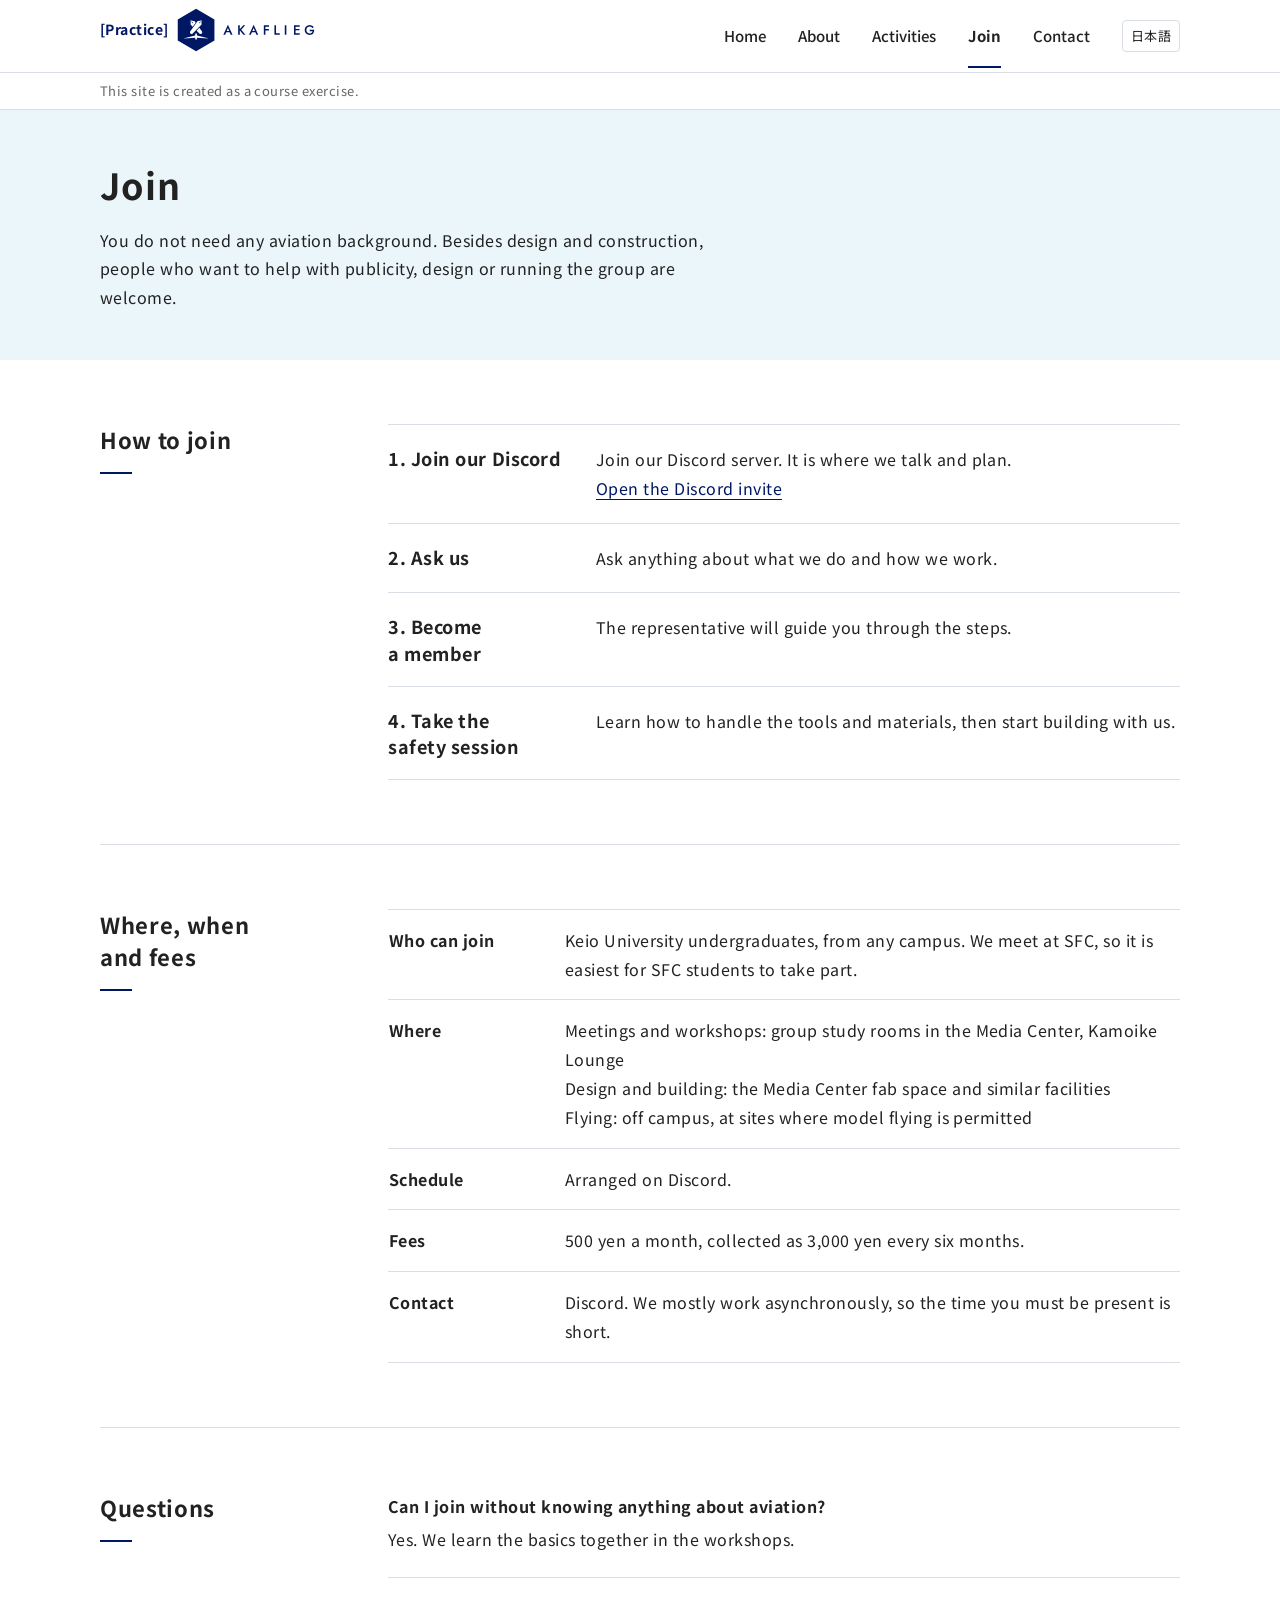
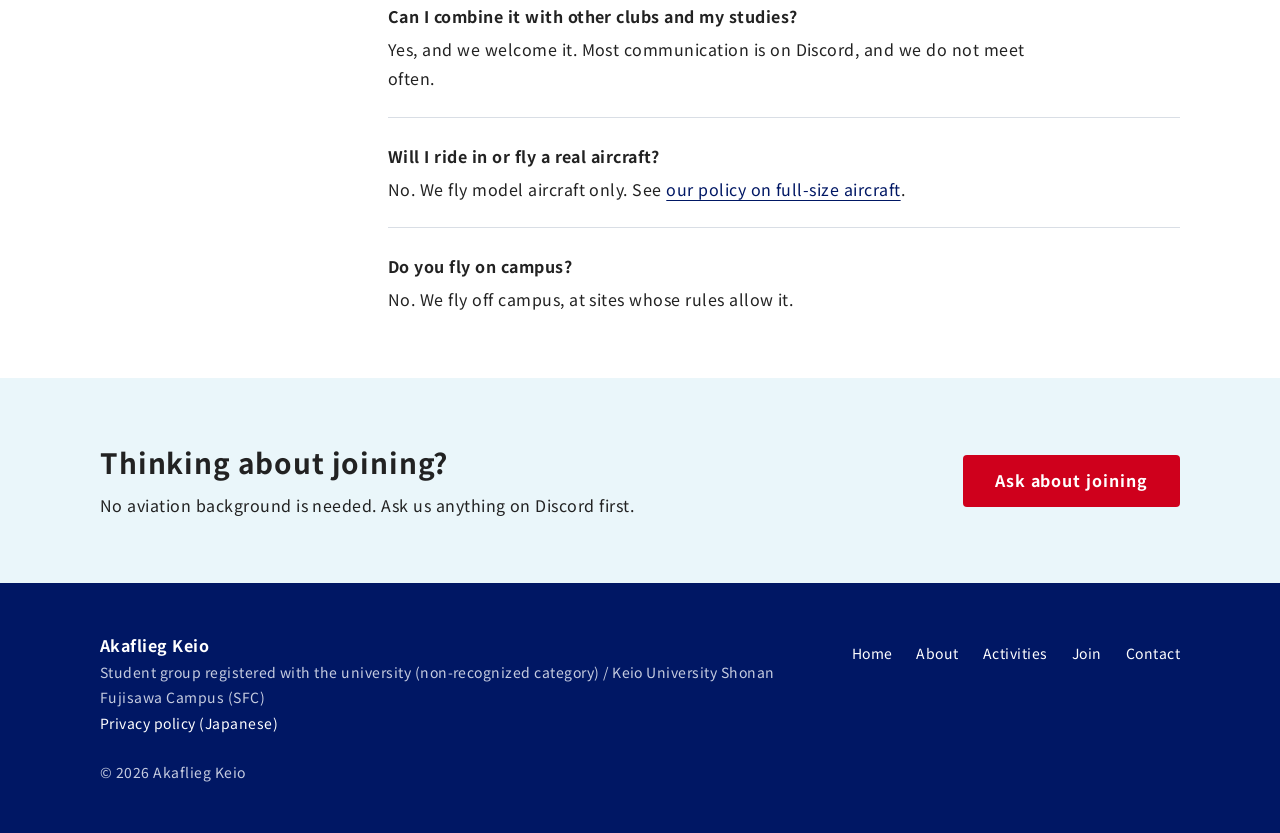
<file: en/join.html>
<!doctype html>
<html lang="en">
<head>
  <meta charset="utf-8">
  <meta name="viewport" content="width=device-width, initial-scale=1">
  <title>[Practice] Akaflieg Keio | Join</title>
  <meta name="description" content="How to join, where we meet, fees and common questions.">
  <link rel="alternate" hreflang="ja" href="https://neuroi014.github.io/akaflieg-site/join.html">
  <link rel="alternate" hreflang="en" href="https://neuroi014.github.io/akaflieg-site/en/join.html">
  <link rel="canonical" href="https://neuroi014.github.io/akaflieg-site/en/join.html">
  <meta property="og:type" content="website">
  <meta property="og:site_name" content="Akaflieg Keio">
  <meta property="og:title" content="[Practice] Akaflieg Keio | Join">
  <meta property="og:description" content="How to join, where we meet, fees and common questions.">
  <meta property="og:url" content="https://neuroi014.github.io/akaflieg-site/en/join.html">
  <meta property="og:image" content="https://neuroi014.github.io/akaflieg-site/img/ogp.jpg">
  <meta property="og:image:width" content="1200">
  <meta property="og:image:height" content="630">
  <meta property="og:locale" content="en_US">
  <meta name="twitter:card" content="summary_large_image">
  <link rel="icon" href="../img/favicon.svg" type="image/svg+xml">
  <link rel="icon" href="../img/favicon-32.png" sizes="32x32">
  <link rel="apple-touch-icon" href="../img/apple-touch-icon.png">
  <link rel="preconnect" href="https://fonts.googleapis.com">
  <link rel="preconnect" href="https://fonts.gstatic.com" crossorigin>
  <link href="https://fonts.googleapis.com/css2?family=Noto+Sans+JP:wght@400;500;700&display=swap" rel="stylesheet">
  <link rel="stylesheet" href="../css/tokens.css?v=11120140">
  <link rel="stylesheet" href="../css/base.css?v=11120140">
</head>
<body>
  <a class="skip-link" href="#main">Skip to content</a>
  <header class="site-header">
    <div class="container site-header__inner">
      <a class="site-name" href="index.html"><span class="site-name__prefix">[Practice]</span><img src="../img/logo-compact.svg" width="1475" height="524" alt="Akaflieg Keio"></a>
      <nav class="global-nav" aria-label="Main menu">
        <ul>
          <li><a href="index.html">Home</a></li>
          <li><a href="about.html">About</a></li>
          <li><a href="activities.html">Activities</a></li>
          <li><a href="join.html" aria-current="page">Join</a></li>
          <li><a href="contact.html">Contact</a></li>
        </ul>
      </nav>
      <a class="lang-switch" href="../join.html" lang="ja" hreflang="ja">日本語</a>
    </div>
  </header>
  <div class="notice">
    <p class="container">This site is created as a course exercise.</p>
  </div>

  <main id="main">
    <div class="container">
      <header class="page-header">
        <h1>Join</h1>
        <p class="page-header__lead">You do not need any aviation background. Besides design and construction, people who want to help with publicity, design or running the group are welcome.</p>
      </header>

      <section class="section" aria-labelledby="flow-title">
        <div class="section__head"><h2 id="flow-title">How to join</h2></div>
        <ol class="rows steps">
          <li><h3>Join our Discord</h3><p>Join our Discord server. It is where we talk and plan.<br><a href="https://discord.gg/Zr9kAfMKBz">Open the Discord invite</a></p></li>
          <li><h3>Ask us</h3><p>Ask anything about what we do and how we work.</p></li>
          <li><h3>Become a member</h3><p>The representative will guide you through the steps.</p></li>
          <li><h3>Take the safety session</h3><p>Learn how to handle the tools and materials, then start building with us.</p></li>
        </ol>
      </section>

      <section class="section" aria-labelledby="info-title">
        <div class="section__head"><h2 id="info-title">Where, when and fees</h2></div>
        <table class="info-table">
          <tbody>
            <tr><th scope="row">Who can join</th><td>Keio University undergraduates, from any campus. We meet at SFC, so it is easiest for SFC students to take part.</td></tr>
            <tr><th scope="row">Where</th><td>Meetings and workshops: group study rooms in the Media Center, Kamoike Lounge<br>Design and building: the Media Center fab space and similar facilities<br>Flying: off campus, at sites where model flying is permitted</td></tr>
            <tr><th scope="row">Schedule</th><td>Arranged on Discord.</td></tr>
            <tr><th scope="row">Fees</th><td>500 yen a month, collected as 3,000 yen every six months.</td></tr>
            <tr><th scope="row">Contact</th><td>Discord. We mostly work asynchronously, so the time you must be present is short.</td></tr>
          </tbody>
        </table>
      </section>

      <section class="section" aria-labelledby="faq-title">
        <div class="section__head"><h2 id="faq-title">Questions</h2></div>
        <dl class="faq">
          <dt>Can I join without knowing anything about aviation?</dt>
          <dd>Yes. We learn the basics together in the workshops.</dd>
          <dt>Can I combine it with other clubs and my studies?</dt>
          <dd>Yes, and we welcome it. Most communication is on Discord, and we do not meet often.</dd>
          <dt>Will I ride in or fly a real aircraft?</dt>
          <dd>No. We fly model aircraft only. See <a href="about.html#policy-title">our policy on full-size aircraft</a>.</dd>
          <dt>Do you fly on campus?</dt>
          <dd>No. We fly off campus, at sites whose rules allow it.</dd>
        </dl>
      </section>

      <section class="cta" aria-labelledby="cta-title">
        <div>
          <h2 id="cta-title">Thinking about joining?</h2>
          <p>No aviation background is needed. Ask us anything on Discord first.</p>
        </div>
        <a class="button button--primary" href="contact.html#apply">Ask about joining</a>
      </section>
    </div>
  </main>

  <footer class="site-footer">
    <div class="container site-footer__inner">
      <div>
        <p class="site-footer__name">Akaflieg Keio</p>
        <p class="site-footer__note">Student group registered with the university (non-recognized category) / Keio University Shonan Fujisawa Campus (SFC)</p>
        <p class="site-footer__note"><a href="https://drive.google.com/file/d/1TG6_DA2SBsCI4GogD8EmC1t7xGhcM65I/view?usp=sharing">Privacy policy (Japanese)</a></p>
      </div>
      <nav aria-label="Site map">
        <ul>
          <li><a href="index.html">Home</a></li>
          <li><a href="about.html">About</a></li>
          <li><a href="activities.html">Activities</a></li>
          <li><a href="join.html">Join</a></li>
          <li><a href="contact.html">Contact</a></li>
        </ul>
      </nav>
      <p class="site-footer__copy">© 2026 Akaflieg Keio</p>
    </div>
  </footer>
</body>
</html>
</file>
<file: css/tokens.css>
/*
 * デザインの値（CSS 変数だけを置く）。決まりは docs/ui_design.md。
 * 色は SFC 25周年ロゴのガイドラインにある値から取った（紺・赤・水色）。
 */
:root {
  color-scheme: light;

  --color-bg: #FFFFFF;
  --color-navy: #001764;        /* 慶應の紺：ロゴ、リンク、フッター */
  --color-red: #CF001C;         /* 慶應の赤：申し込みのボタンだけ */
  --color-red-hover: #A80017;
  --color-sky: #2CB9DB;         /* SFC の水色（キャンパスの自然、空）：細い線と印 */
  --color-sky-tint: #EAF6FA;    /* 水色を薄めた面：ページの見出し、CTA */
  --color-text: #222222;        /* 本文と見出し */
  --color-text-muted: #666666;  /* 補助の文字 */
  --color-border: #D9DEE5;      /* 区切り線 */
  --color-on-navy: #FFFFFF;
  --color-on-navy-muted: #C5CCE0;

  --font-sans: "Noto Sans JP", "Hiragino Sans", "Hiragino Kaku Gothic ProN", "Yu Gothic UI", sans-serif;
  --font-size-sm: 0.875rem;
  --font-size-base: 1rem;
  --font-size-lg: 1.125rem;     /* 18px h3 */
  --font-size-xl: 1.5rem;       /* 24px h2 */
  --font-size-2xl: 1.75rem;     /* 28px h1 */
  --line-height-body: 1.9;
  --line-height-heading: 1.5;
  --measure: 40rem;

  --space-1: 0.25rem;
  --space-2: 0.5rem;
  --space-3: 1rem;
  --space-4: 1.5rem;
  --space-5: 2rem;
  --space-6: 3rem;
  --space-7: 4rem;
  --space-8: 6rem;

  --container-max: 67.5rem;
  --gutter: var(--space-4);
  --section-gap: var(--space-6);

  --radius: 4px;
  --tap-min: 3.25rem;
  --tap-min-nav: 2.75rem;
  --duration: 150ms;
}
@media (min-width: 768px) {
  :root { --gutter: var(--space-5); --section-gap: var(--space-7); --font-size-xl: 1.75rem; --font-size-2xl: 2.25rem; }
}
@media (prefers-reduced-motion: reduce) { :root { --duration: 0ms; } }
</file>
<file: css/base.css>
/* リセット、割り付け、部品。値は tokens.css の変数だけを使う。決まりは docs/ui_design.md。 */
*, *::before, *::after { box-sizing: border-box; }
html { -webkit-text-size-adjust: 100%; text-size-adjust: 100%; }
body {
  margin: 0; background: var(--color-bg); color: var(--color-text);
  font-family: var(--font-sans); font-size: var(--font-size-base); line-height: var(--line-height-body);
  letter-spacing: 0.02em; overflow-wrap: anywhere; line-break: strict; overflow-x: clip;
}
h1, h2, h3, p, ul, ol, dl, dd, figure, table { margin: 0; }
ul, ol { padding: 0; }
img { display: block; max-width: 100%; height: auto; }
h1, h2, h3 { color: var(--color-navy); font-weight: 700; line-height: var(--line-height-heading); letter-spacing: 0.04em; text-wrap: balance; }
h1 { font-size: var(--font-size-2xl); }
h2 { font-size: var(--font-size-xl); }
h3 { font-size: var(--font-size-lg); }
time, .info-table td { font-feature-settings: "palt"; }

a { color: var(--color-navy); text-decoration: underline; text-decoration-thickness: 1px; text-underline-offset: 0.25em; transition: color var(--duration) ease; }
a:hover { color: var(--color-red); }
:focus-visible { outline: 2px solid var(--color-navy); outline-offset: 3px; }
.skip-link { position: absolute; left: var(--space-3); top: -100px; z-index: 10; padding: var(--space-2) var(--space-3); background: #fff; border: 1px solid var(--color-navy); }
.skip-link:focus { top: var(--space-2); }

.container { width: 100%; max-width: calc(var(--container-max) + var(--gutter) * 2); margin-inline: auto; padding-inline: var(--gutter); }
.prose { max-width: var(--measure); }
.prose > * + * { margin-top: var(--space-3); }
.prose h3 { margin-bottom: var(--space-2); }
.stack > * + * { margin-top: var(--space-5); }
.note { color: var(--color-text-muted); font-size: var(--font-size-sm); }

/* ---------- ヘッダー ---------- */
.site-header { border-bottom: 1px solid var(--color-border); }
.site-header__inner { display: flex; flex-direction: column; padding-block: var(--space-2) 0; }
.site-name { align-self: flex-start; }
.site-name img { height: 3.25rem; width: auto; margin-left: -0.4rem; }
.global-nav ul { display: flex; flex-wrap: wrap; column-gap: 0.875rem; list-style: none; }
.global-nav a { display: flex; align-items: center; min-height: var(--tap-min-nav); color: var(--color-navy); font-size: 0.8125rem; font-weight: 500; letter-spacing: 0; text-decoration: none; border-bottom: 2px solid transparent; }
.global-nav a:hover { color: var(--color-navy); border-bottom-color: var(--color-sky); }
.global-nav a[aria-current="page"] { font-weight: 700; border-bottom-color: var(--color-navy); }
@media (min-width: 900px) {
  .site-header__inner { flex-direction: row; align-items: center; justify-content: space-between; padding-block: var(--space-1); }
  .global-nav ul { column-gap: var(--space-5); }
  .global-nav a { min-height: 4rem; font-size: 0.9375rem; }
}

/* ---------- 実習表示（本文の冒頭） ---------- */
.notice { padding-block: var(--space-2); color: var(--color-text-muted); font-size: var(--font-size-sm); }

/* ---------- トップ ---------- */
.hero-photo { margin-inline: calc(50% - 50vw); }
.hero-photo img { width: 100%; height: clamp(15rem, 46vw, 34rem); object-fit: cover; object-position: 50% 50%; }
.hero-photo figcaption { max-width: calc(var(--container-max) + var(--gutter) * 2); margin-inline: auto; padding: var(--space-2) var(--gutter) 0; color: var(--color-text-muted); font-size: var(--font-size-sm); }
.intro { display: grid; gap: var(--space-4); padding-block: var(--space-6) var(--section-gap); }
.intro__meta { margin-bottom: var(--space-3); color: var(--color-text-muted); font-size: var(--font-size-sm); }
.intro h1 { font-size: clamp(1.625rem, 5.2vw, 2.5rem); line-height: 1.55; }
.intro__actions { display: flex; flex-wrap: wrap; align-items: center; gap: var(--space-3) var(--space-4); margin-top: var(--space-5); }
@media (min-width: 900px) { .intro { grid-template-columns: 1fr 1fr; gap: var(--space-7); padding-top: var(--space-7); } }

/* ---------- ボタン ---------- */
.button { display: inline-flex; align-items: center; justify-content: center; min-height: var(--tap-min); padding-inline: var(--space-5); border-radius: var(--radius); font-weight: 700; letter-spacing: 0.06em; line-height: 1.4; text-decoration: none; transition: background-color var(--duration) ease; }
.button--primary { background: var(--color-red); color: #fff; }
.button--primary:hover { background: var(--color-red-hover); color: #fff; }

/* ---------- セクション ---------- */
.section { padding-block: var(--section-gap); border-top: 1px solid var(--color-border); }
.section__head { margin-bottom: var(--space-4); }
.section__head h2::after { content: ""; display: block; width: 2.5rem; height: 3px; margin-top: var(--space-2); background: var(--color-sky); }
.section__lead { max-width: var(--measure); margin-bottom: var(--space-4); }
.section__more { margin-top: var(--space-4); }
@media (min-width: 1024px) {
  .section { display: grid; grid-template-columns: 15rem minmax(0, 1fr); column-gap: var(--space-6); align-items: start; }
  .section > .section__head { grid-column: 1; margin-bottom: 0; }
  .section > :not(.section__head) { grid-column: 2; }
}

/* ---------- ページの見出し（下層ページ） ---------- */
.page-header { margin-inline: calc(50% - 50vw); padding: var(--space-6) calc(50vw - 50%); background: var(--color-sky-tint); }
.page-header__lead { max-width: var(--measure); margin-top: var(--space-3); }
.page-header + .section { border-top: 0; }

/* ---------- 項目と説明の一覧（主な活動、手順） ---------- */
.rows { list-style: none; border-top: 1px solid var(--color-border); }
.rows li { display: grid; gap: var(--space-1); padding-block: var(--space-4); border-bottom: 1px solid var(--color-border); }
@media (min-width: 700px) { .rows li { grid-template-columns: 11rem 1fr; gap: var(--space-5); } }
.steps { counter-reset: step; }
.steps li { counter-increment: step; }
.steps h3::before { content: counter(step) ". "; }

/* ---------- 日付つきの一覧 ---------- */
.news-list { list-style: none; border-top: 1px solid var(--color-border); }
.news-list li { display: grid; gap: var(--space-1); padding-block: var(--space-3); border-bottom: 1px solid var(--color-border); }
.news-list time { color: var(--color-text-muted); font-size: var(--font-size-sm); }
@media (min-width: 700px) { .news-list li { grid-template-columns: 11rem 1fr; gap: var(--space-5); align-items: baseline; } }

/* ---------- 表 ---------- */
.info-table { width: 100%; border-collapse: collapse; border-top: 1px solid var(--color-border); }
.info-table th, .info-table td { padding-block: var(--space-3); text-align: left; vertical-align: top; border-bottom: 1px solid var(--color-border); }
.info-table th { width: 11rem; padding-right: var(--space-5); color: var(--color-navy); font-weight: 700; }
@media (max-width: 599px) {
  .info-table th, .info-table td { display: block; width: auto; }
  .info-table th { padding-bottom: 0; border-bottom: 0; font-size: var(--font-size-sm); }
  .info-table td { padding-top: 0; }
}

/* ---------- 箇条書き、質問と答え ---------- */
.list { max-width: var(--measure); padding-left: 1.4em; }
.list li { padding-left: var(--space-1); }
.list li + li { margin-top: var(--space-2); }
.list-note { max-width: var(--measure); margin-top: var(--space-4); }
.faq dt { color: var(--color-navy); font-weight: 700; }
.faq dd { max-width: var(--measure); margin-top: var(--space-1); }
.faq dd + dt { margin-top: var(--space-4); padding-top: var(--space-4); border-top: 1px solid var(--color-border); }

/* ---------- 図と写真 ---------- */
figcaption { margin-top: var(--space-2); color: var(--color-text-muted); font-size: var(--font-size-sm); }
.figure--cycle { max-width: 26rem; }
.figure--cycle img { width: 100%; }
.photo-grid { display: grid; gap: var(--space-4); margin-block: var(--space-4); }
.photo-grid img { width: 100%; aspect-ratio: 4 / 3; object-fit: cover; }
@media (min-width: 600px) { .photo-grid { grid-template-columns: repeat(2, 1fr); } }

/* ---------- CTA（各ページの最後） ---------- */
.cta { margin-inline: calc(50% - 50vw); padding: var(--space-6) calc(50vw - 50%); background: var(--color-sky-tint); }
.cta h2 { font-size: var(--font-size-xl); }
.cta p { max-width: var(--measure); margin-top: var(--space-2); }
.cta .button { margin-top: var(--space-4); }
@media (min-width: 900px) {
  .cta { display: flex; align-items: center; justify-content: space-between; gap: var(--space-6); padding-block: var(--space-7); }
  .cta .button { flex-shrink: 0; margin-top: 0; }
}

/* ---------- フッター ---------- */
.site-footer { padding-block: var(--space-6); background: var(--color-navy); color: var(--color-on-navy); font-size: var(--font-size-sm); }
.site-footer__inner { display: grid; gap: var(--space-4); }
.site-footer__name { font-weight: 700; font-size: var(--font-size-base); }
.site-footer__note { color: var(--color-on-navy-muted); }
.site-footer nav ul { display: flex; flex-wrap: wrap; gap: 0 var(--space-4); list-style: none; }
.site-footer nav a { display: inline-flex; align-items: center; min-height: var(--tap-min-nav); }
.site-footer a { color: var(--color-on-navy); text-decoration: none; }
.site-footer a:hover { color: var(--color-on-navy); text-decoration: underline; }
.site-footer :focus-visible { outline-color: #fff; }
.site-footer__copy { color: var(--color-on-navy-muted); }
@media (min-width: 768px) { .site-footer__inner { grid-template-columns: 1fr auto; align-items: start; } .site-footer__copy { grid-column: 1 / -1; } }

[id] { scroll-margin-top: var(--space-4); }

/* ---------- 2026-11-12 文字と余白の調整 ---------- */
body { line-height: 1.8; letter-spacing: 0.03em; }
h1, h2, h3 { line-height: 1.45; letter-spacing: 0.03em; font-feature-settings: "palt"; }
.intro h1 { line-height: 1.5; }
.intro h1 span { display: inline-block; }           /* 文節の途中で折り返さない */
.intro p + p { margin-top: var(--space-3); }
.intro__meta { margin-bottom: var(--space-2); }
.hero-photo figcaption { padding-top: var(--space-2); }
.intro { padding-block: var(--space-5) var(--section-gap); }
.rows li, .news-list li { padding-block: 1.25rem; }
.section__head h2::after { margin-top: var(--space-3); }
.photo-grid { margin-top: 0; }
.page-header { padding-block: var(--space-5); }
@media (min-width: 900px) {
  .intro { padding-top: var(--space-6); align-items: start; }
  .page-header { padding-block: var(--space-6); }
}
@media (min-width: 1024px) {
  .section { grid-template-columns: 13rem minmax(0, 1fr); column-gap: var(--space-7); }
  .section__head h2 { font-size: var(--font-size-xl); }
}

/* ---------- 文字の色：見出しと本文は黒に近い灰色。紺はロゴ・リンク・フッターだけ ---------- */
h1, h2, h3, .info-table th, .faq dt { color: var(--color-text); }
.global-nav a, .global-nav a:hover { color: var(--color-text); }

/* 実習表示に続けて置く、先生への一言（トップだけ） */
.notice--message { padding-top: 0; padding-bottom: var(--space-3); }

/* ---------- 2026-11-12 評価で見つけた点の修正 ---------- */
/* 見出しが単語の途中で折れないようにする */
h1, h2, h3 { word-break: auto-phrase; }
@media (min-width: 1024px) {
  .section { grid-template-columns: 15rem minmax(0, 1fr); column-gap: var(--space-6); }
  .section__head h2 { font-size: 1.375rem; }
}
/* 色の数を減らす：見出しの下の線は紺。水色は薄い面だけに使う */
.section__head h2::after { background: var(--color-navy); height: 2px; width: 2rem; }
.global-nav a:hover { border-bottom-color: var(--color-border); }
/* 本文と写真の間 */
.prose + .photo-grid { margin-top: var(--space-4); }
.section__lead + .list { margin-top: 0; }
/* フッターのリンクを1行に収める */
.site-footer nav ul { gap: 0 0.875rem; }
.site-footer nav a { font-size: 0.8125rem; }
@media (min-width: 768px) { .site-footer nav ul { gap: 0 var(--space-4); } .site-footer nav a { font-size: var(--font-size-sm); } }

/* 画像の説明：本文より小さく、画像のすぐ下に付け、左に細い線を置いて本文と区別する */
figcaption, .hero-photo figcaption {
  margin-top: var(--space-2); padding: 0 0 0 var(--space-2);
  border-left: 2px solid var(--color-border);
  color: var(--color-text-muted); font-size: 0.8125rem; line-height: 1.5; letter-spacing: 0.02em;
}
.hero-photo figcaption { max-width: none; width: fit-content; margin-left: max(var(--gutter), calc(50vw - var(--container-max) / 2)); margin-right: var(--gutter); }
.photo-grid { margin-bottom: var(--space-5); }
.figure--cycle { margin-bottom: var(--space-2); }

/* ---------- 実習表示：一文はページの最上部の帯、【実習】はロゴの前 ---------- */
.notice { padding-block: 0; background: var(--color-sky-tint); color: var(--color-text); font-size: 0.8125rem; line-height: 1.5; }
.notice p { padding-block: var(--space-2); }
.site-name { display: inline-flex; align-items: center; gap: var(--space-1); color: var(--color-text); text-decoration: none; }
.site-name:hover { color: var(--color-text); }
.site-name__prefix { font-size: var(--font-size-sm); font-weight: 700; white-space: nowrap; }
.site-name img { margin-left: 0; }
.message { padding-block: var(--space-3); color: var(--color-text-muted); font-size: var(--font-size-sm); }

/* 実習の一文はヘッダー（ロゴとナビゲーション）のすぐ下。全ページ同じ位置 */
.notice { background: none; border-bottom: 1px solid var(--color-border); color: var(--color-text-muted); }

/* ロゴの前の【実習】はロゴと同じ紺にする */
.site-name, .site-name:hover { color: var(--color-navy); }

/* 言語の切り替え：スマホではロゴの右、PC ではナビゲーションの右 */
.site-header__inner { display: grid; grid-template-columns: 1fr auto; align-items: center; column-gap: var(--space-3); }
.global-nav { grid-column: 1 / -1; grid-row: 2; }
.lang-switch { grid-column: 2; grid-row: 1; display: inline-flex; align-items: center; min-height: var(--tap-min-nav); padding-inline: var(--space-2); border: 1px solid var(--color-border); border-radius: var(--radius); color: var(--color-text); font-size: 0.8125rem; text-decoration: none; min-height: 2rem; }
.lang-switch:hover { color: var(--color-text); border-color: var(--color-navy); }
@media (min-width: 900px) {
  .site-header__inner { grid-template-columns: 1fr auto auto; column-gap: var(--space-5); }
  .global-nav { grid-column: 2; grid-row: 1; }
  .lang-switch { grid-column: 3; }
}
</file>
